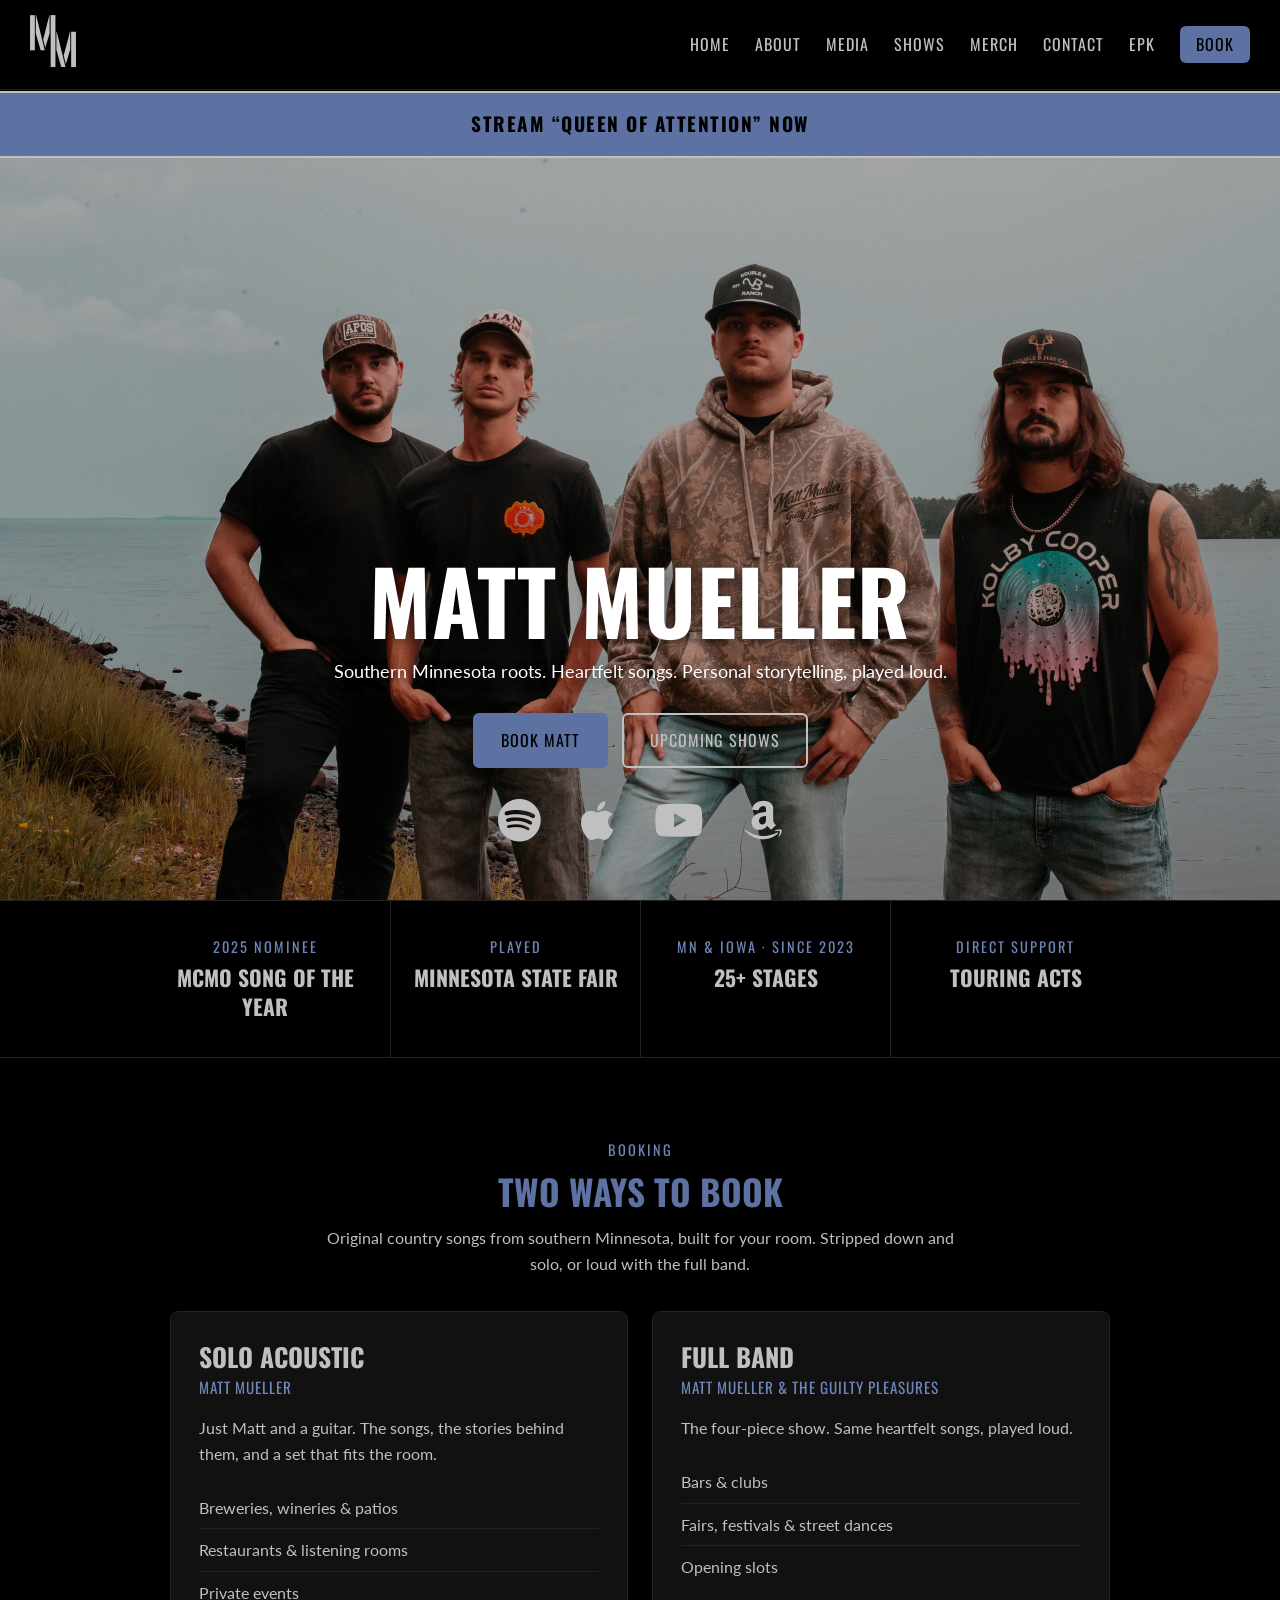
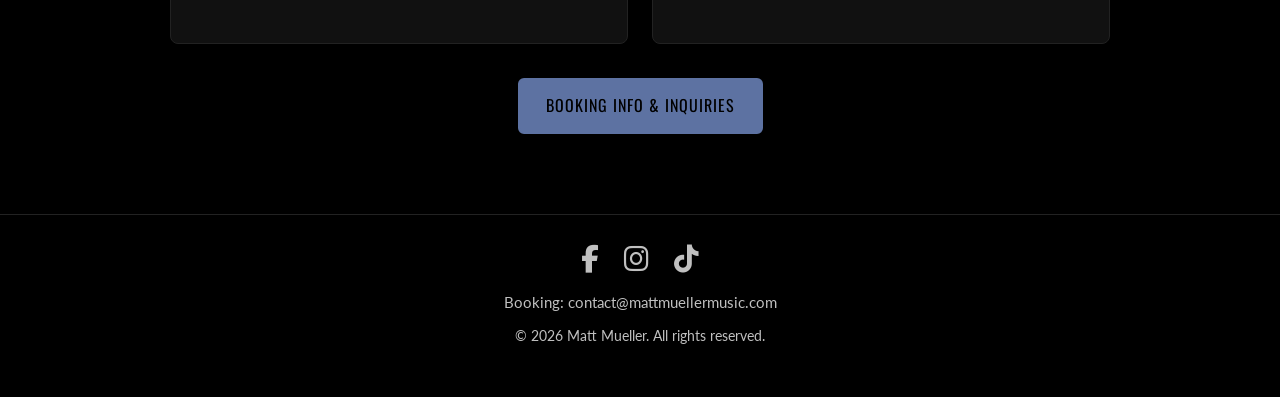
<file: index.html>
<!DOCTYPE html>
<html lang="en">
<head>
  <meta charset="UTF-8">
  <meta name="viewport" content="width=device-width, initial-scale=1.0">
  <title>Matt Mueller | Southern Minnesota Country Artist</title>
  <meta name="description" content="Matt Mueller: southern Minnesota country artist and 2025 MCMO Song of the Year nominee. Stream &quot;Queen of Attention&quot; and book Matt solo or with the Guilty Pleasures.">
  <link rel="canonical" href="https://mattmuellermusic.com/">

  <!-- Link previews -->
  <meta property="og:type" content="website">
  <meta property="og:site_name" content="Matt Mueller">
  <meta property="og:title" content="Matt Mueller | Southern Minnesota Country Artist">
  <meta property="og:description" content="Matt Mueller: southern Minnesota country artist and 2025 MCMO Song of the Year nominee. Stream &quot;Queen of Attention&quot; and book Matt solo or with the Guilty Pleasures.">
  <meta property="og:url" content="https://mattmuellermusic.com/">
  <meta property="og:image" content="https://mattmuellermusic.com/assets/og-image.jpg">
  <meta property="og:image:width" content="1200">
  <meta property="og:image:height" content="630">
  <meta name="twitter:card" content="summary_large_image">

  <!-- Favicon -->
  <link rel="icon" type="image/png" href="/assets/favicon.png">
  <link rel="shortcut icon" type="image/png" href="/assets/favicon.png">

  <!-- Google Fonts -->
  <link href="https://fonts.googleapis.com/css2?family=Lato:wght@400;700&family=Oswald:wght@400;700&display=swap" rel="stylesheet">

  <!-- Font Awesome -->
  <link
    rel="stylesheet"
    href="https://cdnjs.cloudflare.com/ajax/libs/font-awesome/6.4.2/css/all.min.css"
    crossorigin="anonymous"
  />

  <!-- Main CSS -->
  <link rel="stylesheet" href="css/style.css">

  <style>
    /* =========================
       PRE-SAVE BANNER
    ========================== */
    .presave-banner {
      width: 100%;
      background: #5D72A2;
      margin-top: 8px; /* small gap below fixed header */
      transition: all 0.25s ease;
      position: relative;
      z-index: 10;
    }

    .presave-banner a {
      display: block;
      width: 100%;
      padding: 16px 20px;

      text-align: center;
      text-decoration: none;

      font-family: 'Oswald', sans-serif;
      font-size: 1.2rem;   /* 19px bold = large text for 4.4:1 */
      font-weight: 700;
      letter-spacing: 1.5px;

      color: #000000;      /* Stage Black on Brand Blue, like ticket buttons */
      background: #5D72A2;

      border-top: 2px solid #C0C0C0;
      border-bottom: 2px solid #C0C0C0;

      transition: all 0.25s ease;
    }

    .presave-banner a:hover {
      background: #6F86B8; /* Lit Blue hover */
      color: #000000;
    }

    /* Mobile */
    @media (max-width: 768px) {
      .presave-banner {
        margin-top: 8px;
      }

      .presave-banner a {
        font-size: 1.2rem;
        padding: 14px 12px;
        line-height: 1.4;
      }
    }
  </style>
</head>

<body>

  <!-- Shared Header -->
  <div id="site-header"></div>

  <!-- Pre-Save Banner -->
  <div class="presave-banner">
    <a href="https://open.spotify.com/track/0TDPlw54nqYfXkp9iQ1o8r?si=9jCFf0a8QGuLu9W9vtpM4g&utm_source=copy-link&rowId=1f23374302731369" target="_blank" rel="noopener">
      STREAM “QUEEN OF ATTENTION” NOW
    </a>
  </div>

  <!-- Hero Section -->
  <section class="hero hero-home">
    <div class="hero-content">

      <h1 class="hero-name">Matt Mueller</h1>
      <p class="hero-tagline">Southern Minnesota roots. Heartfelt songs. Personal storytelling, played loud.</p>

      <div class="btn-row">
        <a href="/booking" class="btn">Book Matt</a>
        <a href="/shows" class="btn btn-outline">Upcoming Shows</a>
      </div>

      <p class="listen-label">Listen On</p>

      <div class="music-links">

        <!-- Spotify -->
        <a
          href="https://open.spotify.com/artist/79YZOjggALPQngm5TV6dii"
          target="_blank"
          class="spotify-link"
          aria-label="Listen on Spotify"
        >
          <i class="fab fa-spotify"></i>
        </a>

        <!-- Apple Music -->
        <a
          href="https://music.apple.com/artist/matt-mueller/1788445729"
          target="_blank"
          class="apple-link"
          aria-label="Listen on Apple Music"
        >
          <i class="fab fa-apple"></i>
        </a>

        <!-- YouTube Music -->
        <a
          href="https://youtube.com/@mattmuellermusic?si=ACuVI2WHDuyewpUD"
          target="_blank"
          class="youtube-link"
          aria-label="Listen on YouTube Music"
        >
          <i class="fab fa-youtube"></i>
        </a>

        <!-- Amazon Music -->
        <a
          href="https://music.amazon.com/artists/B07Q57PZ4Q/matt-mueller"
          target="_blank"
          class="amazon-link"
          aria-label="Listen on Amazon Music"
        >
          <i class="fab fa-amazon"></i>
        </a>

      </div>
    </div>
  </section>

  <!-- Highlights -->
  <section class="highlights" aria-label="Highlights">
    <div class="highlights-inner">
      <div class="highlight">
        <span class="eyebrow">2025 Nominee</span>
        <span class="highlight-title">MCMO Song of the Year</span>
      </div>
      <div class="highlight">
        <span class="eyebrow">Played</span>
        <span class="highlight-title">Minnesota State Fair</span>
      </div>
      <div class="highlight">
        <span class="eyebrow">MN &amp; Iowa · Since 2023</span>
        <span class="highlight-title">25+ Stages</span>
      </div>
      <div class="highlight">
        <span class="eyebrow">Direct Support</span>
        <span class="highlight-title">Touring Acts</span>
      </div>
    </div>
  </section>

  <!-- Book the Show -->
  <section class="section section-center">
    <span class="eyebrow">Booking</span>
    <h2>Two Ways to Book</h2>
    <p class="section-intro">Original country songs from southern Minnesota, built for your room. Stripped down and solo, or loud with the full band.</p>

    <div class="format-grid">
      <div class="format-card">
        <h3>Solo Acoustic</h3>
        <p class="billing">Matt Mueller</p>
        <p>Just Matt and a guitar. The songs, the stories behind them, and a set that fits the room.</p>
        <ul>
          <li>Breweries, wineries &amp; patios</li>
          <li>Restaurants &amp; listening rooms</li>
          <li>Private events</li>
        </ul>
      </div>
      <div class="format-card">
        <h3>Full Band</h3>
        <p class="billing">Matt Mueller &amp; the Guilty Pleasures</p>
        <p>The four-piece show. Same heartfelt songs, played loud.</p>
        <ul>
          <li>Bars &amp; clubs</li>
          <li>Fairs, festivals &amp; street dances</li>
          <li>Opening slots</li>
        </ul>
      </div>
    </div>

    <a href="/booking" class="btn">Booking Info &amp; Inquiries</a>
  </section>

  <!-- Shared Footer -->
  <div id="site-footer"></div>

  <!-- Main JS -->
  <script src="js/main.js"></script>

</body>
</html>
</file>
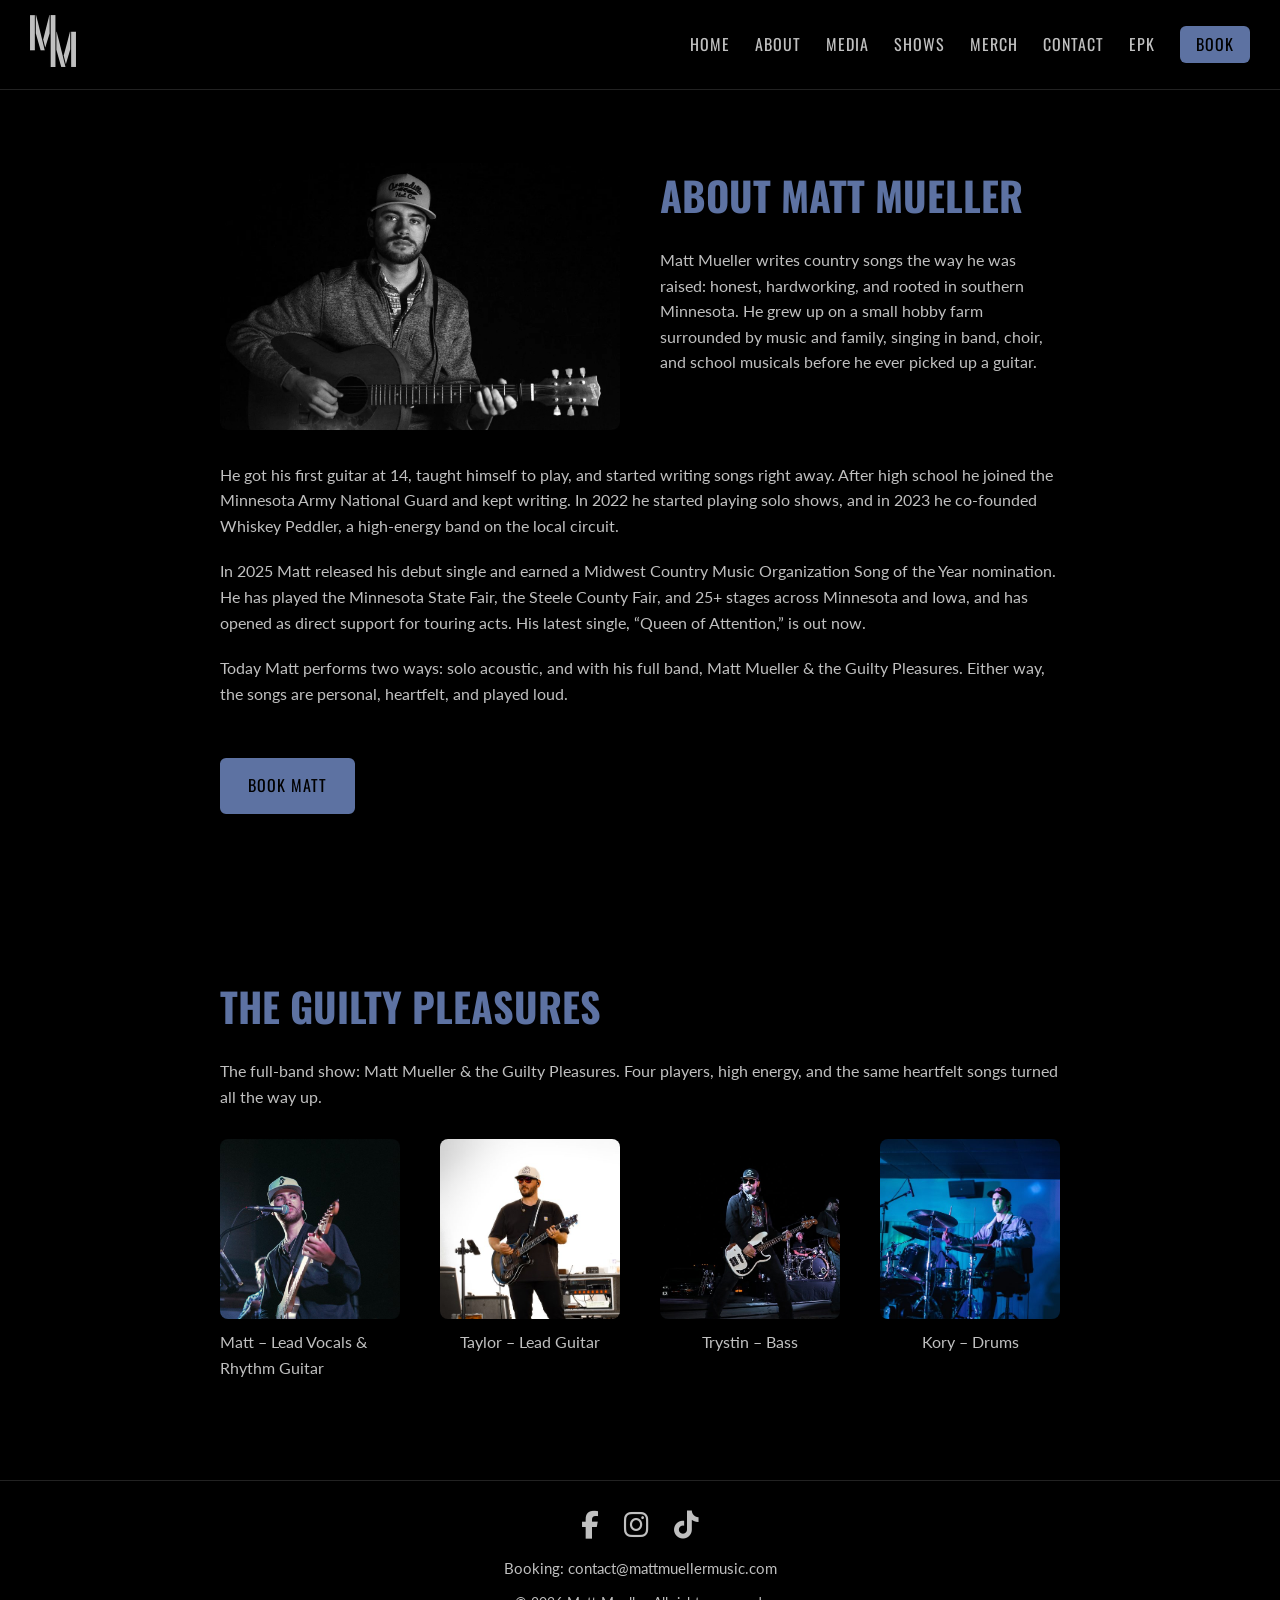
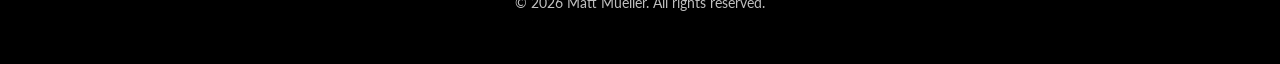
<file: about/index.html>
<!DOCTYPE html>
<html lang="en">
<head>
  <meta charset="UTF-8">
  <meta name="viewport" content="width=device-width, initial-scale=1.0">
  <title>Matt Mueller | About</title>
  <meta name="description" content="Meet Matt Mueller, a country songwriter from southern Minnesota, and his band, the Guilty Pleasures.">
  <link rel="canonical" href="https://mattmuellermusic.com/about/">

  <!-- Link previews -->
  <meta property="og:type" content="website">
  <meta property="og:site_name" content="Matt Mueller">
  <meta property="og:title" content="Matt Mueller | About">
  <meta property="og:description" content="Meet Matt Mueller, a country songwriter from southern Minnesota, and his band, the Guilty Pleasures.">
  <meta property="og:url" content="https://mattmuellermusic.com/about/">
  <meta property="og:image" content="https://mattmuellermusic.com/assets/og-image.jpg">
  <meta property="og:image:width" content="1200">
  <meta property="og:image:height" content="630">
  <meta name="twitter:card" content="summary_large_image">

  <!-- Favicon -->
  <link rel="icon" type="image/png" href="/assets/favicon.png">
  <link rel="shortcut icon" type="image/png" href="/assets/favicon.png">

  <!-- Fonts -->
  <link href="https://fonts.googleapis.com/css2?family=Lato:wght@400;700&family=Oswald:wght@400;700&display=swap" rel="stylesheet">

  <!-- Icons -->
  <link
    rel="stylesheet"
    href="https://cdnjs.cloudflare.com/ajax/libs/font-awesome/6.4.2/css/all.min.css"
    crossorigin="anonymous"
  />

  <!-- Site Styles -->
  <link rel="stylesheet" href="/css/style.css">
</head>
<body>

  <!-- Shared Header -->
  <div id="site-header"></div>

<!-- Page Content -->
  <section class="page-content about-section">
    <div class="about-portrait">
      <img src="/assets/matt-portrait-bw.jpg" alt="Black and white portrait of Matt Mueller holding an acoustic guitar">
    </div>
    <div class="about-text">
      <h1>About Matt Mueller</h1>
      <p>Matt Mueller writes country songs the way he was raised: honest, hardworking, and rooted in southern Minnesota. He grew up on a small hobby farm surrounded by music and family, singing in band, choir, and school musicals before he ever picked up a guitar.</p>
    </div>
    <div class="about-more">
      <p>He got his first guitar at 14, taught himself to play, and started writing songs right away. After high school he joined the Minnesota Army National Guard and kept writing. In 2022 he started playing solo shows, and in 2023 he co-founded Whiskey Peddler, a high-energy band on the local circuit.</p>
      <p>In 2025 Matt released his debut single and earned a Midwest Country Music Organization Song of the Year nomination. He has played the Minnesota State Fair, the Steele County Fair, and 25+ stages across Minnesota and Iowa, and has opened as direct support for touring acts. His latest single, &ldquo;Queen of Attention,&rdquo; is out now.</p>
      <p>Today Matt performs two ways: solo acoustic, and with his full band, Matt Mueller &amp; the Guilty Pleasures. Either way, the songs are personal, heartfelt, and played loud.</p>
    </div>
    <div class="about-cta">
      <a href="/booking" class="btn">Book Matt</a>
    </div>
  </section>

  <!-- Meet the Band Section -->
  <section class="band-members">
    <h2>The Guilty Pleasures</h2>
    <p>The full-band show: Matt Mueller &amp; the Guilty Pleasures. Four players, high energy, and the same heartfelt songs turned all the way up.</p>

    <div class="band-grid">
      <div class="band-member">
        <img src="/assets/bandmatt-2.jpg" alt="Matt Mueller">
        <p>Matt – Lead Vocals & Rhythm Guitar</p>
      </div>

      <div class="band-member">
        <img src="/assets/bandtaylor.jpg" alt="Taylor">
        <p>Taylor – Lead Guitar</p>
      </div>

      <div class="band-member">
        <img src="/assets/bandtrystin2.jpg" alt="Trystin">
        <p>Trystin – Bass</p>
      </div>

      <div class="band-member">
        <img src="/assets/bandkory.jpg" alt="Kory">
        <p>Kory – Drums</p>
      </div>
    </div>
  </section>

  <!-- Shared Footer -->
  <div id="site-footer"></div>

  <!-- Site Scripts -->
  <script src="/js/main.js"></script>

</body>
</html>
</file>
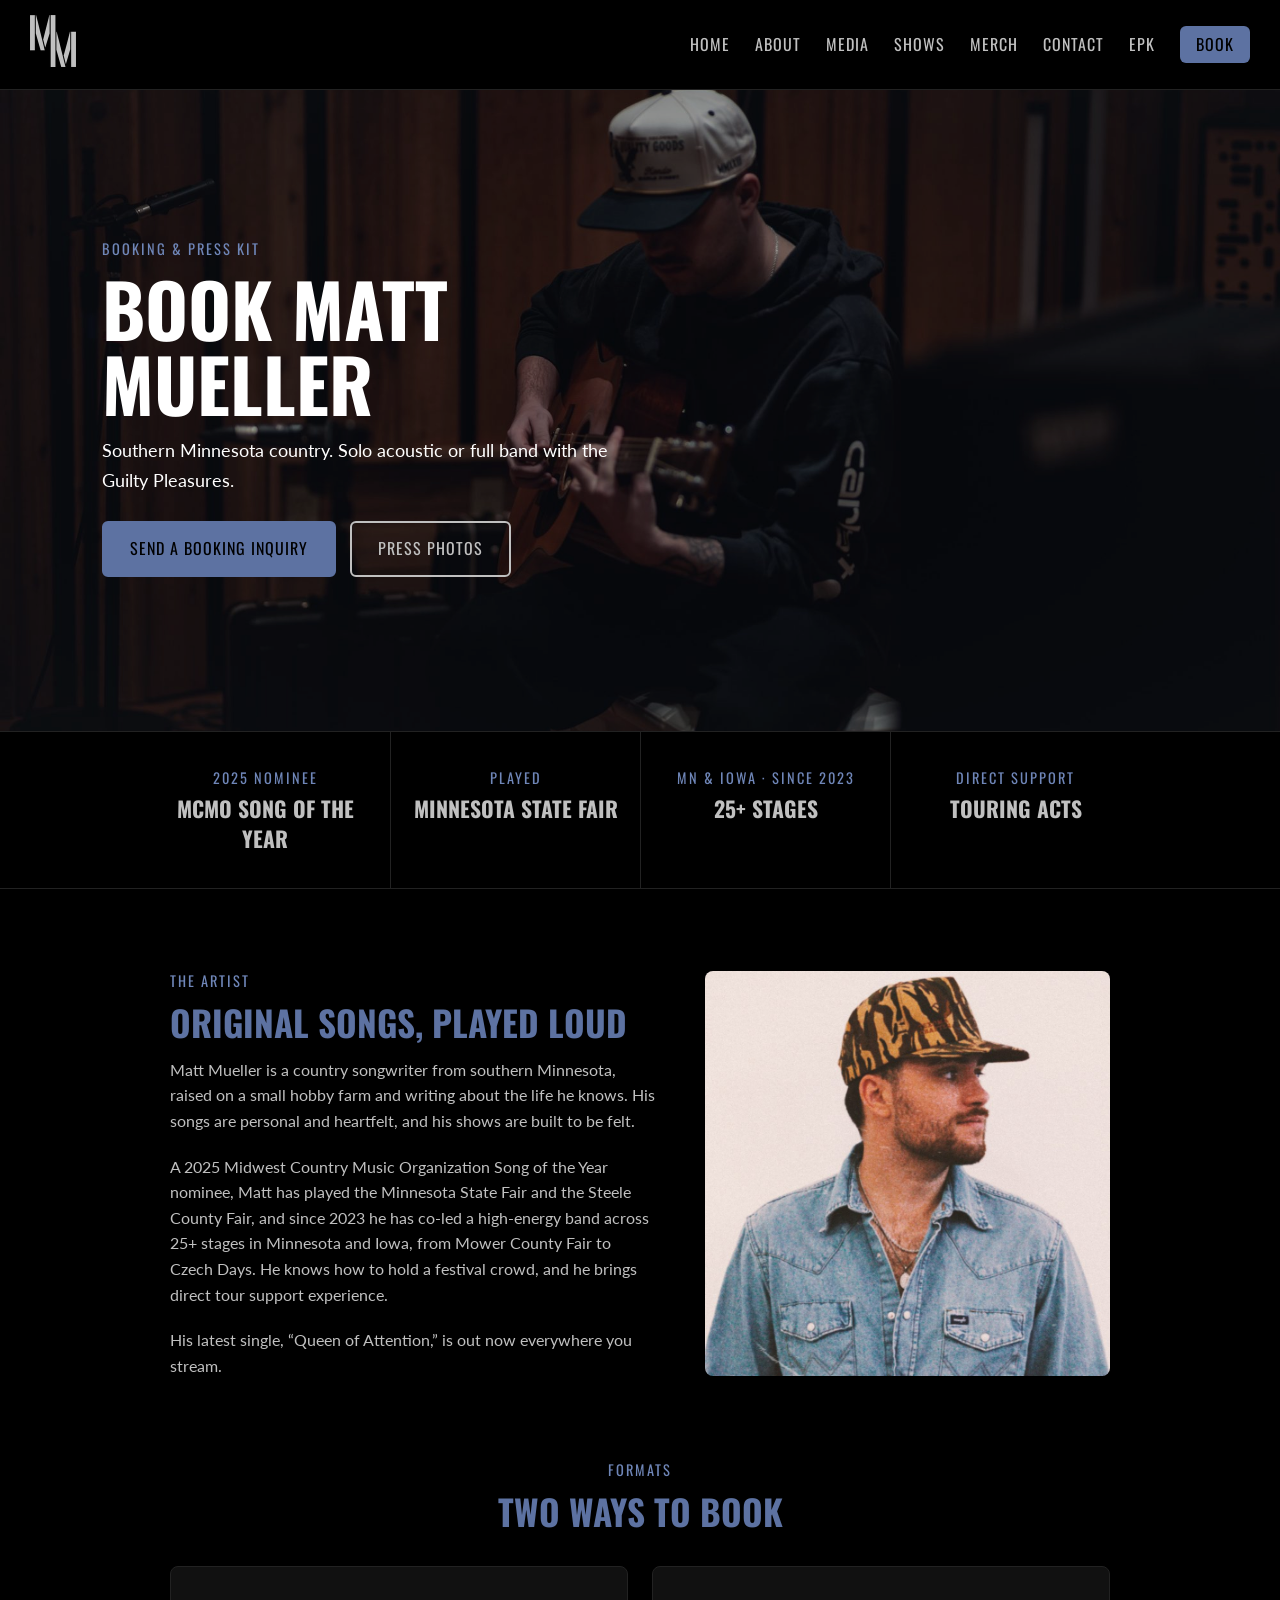
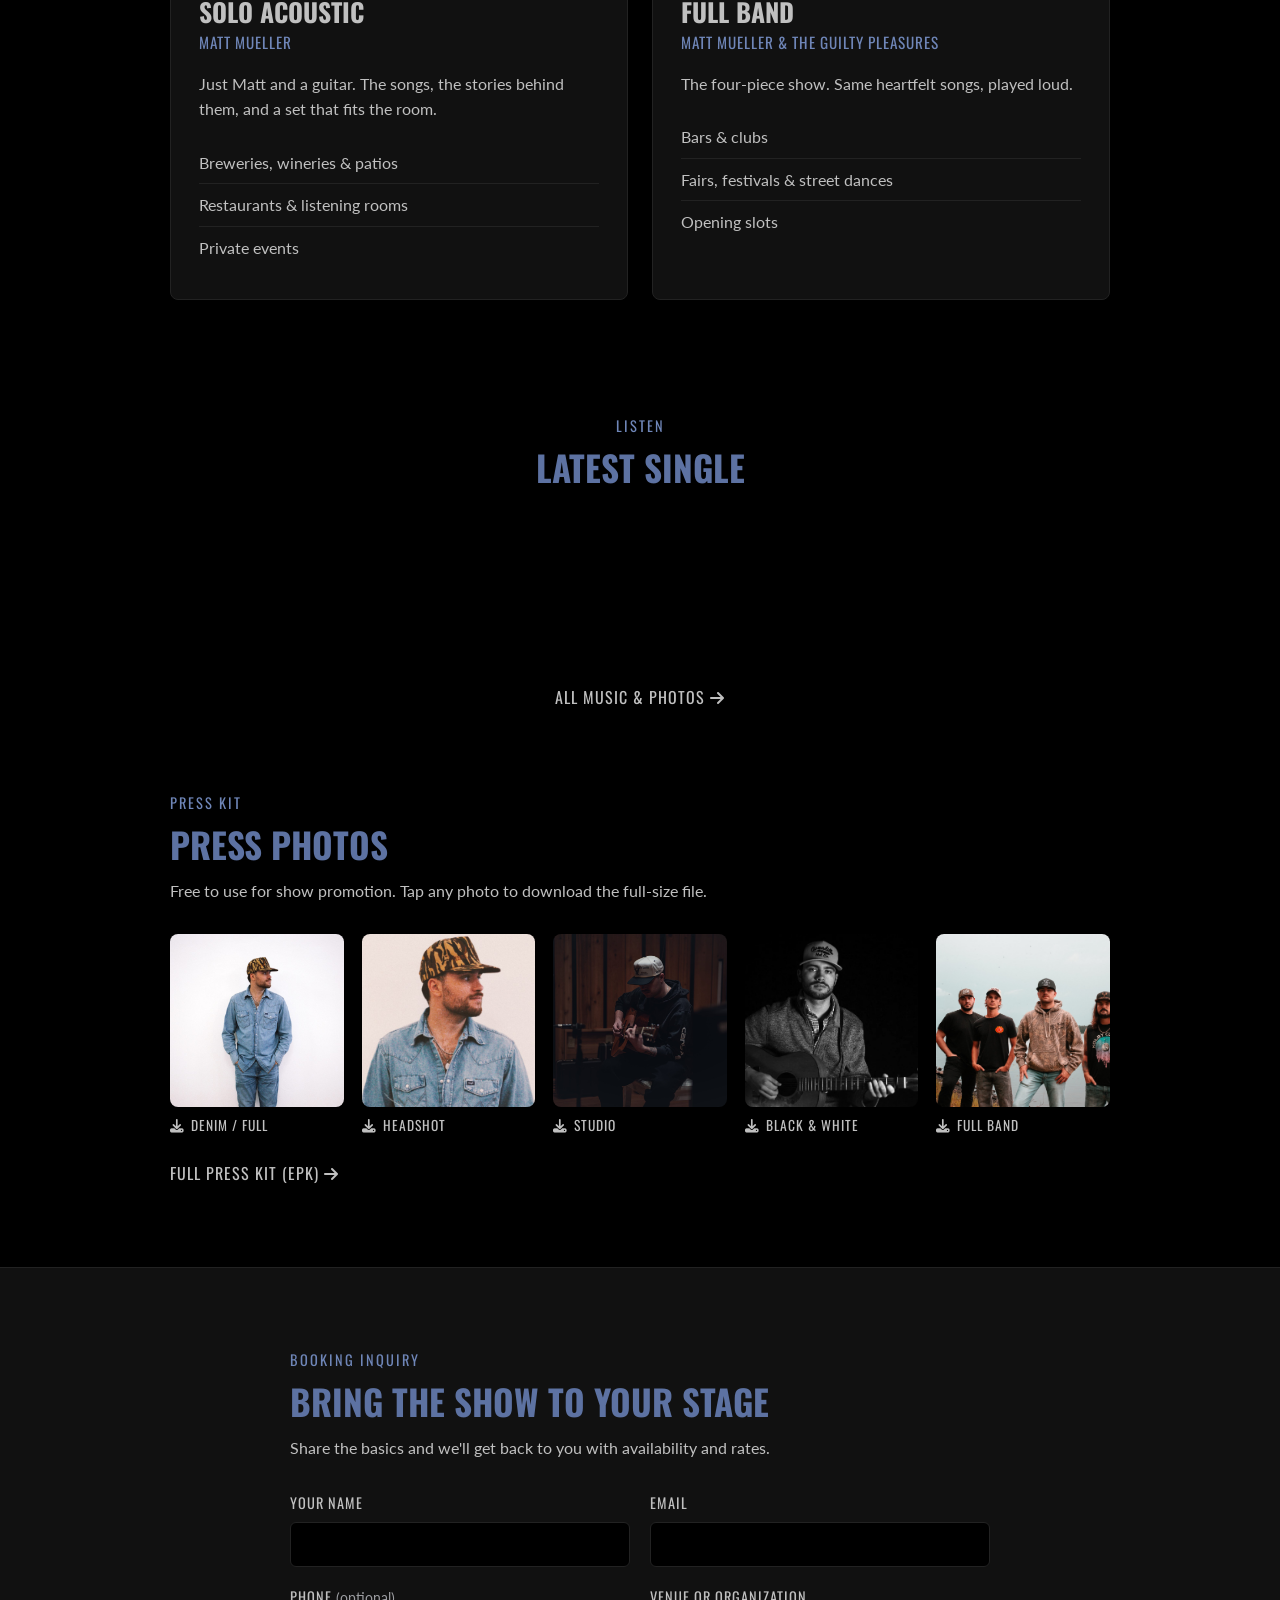
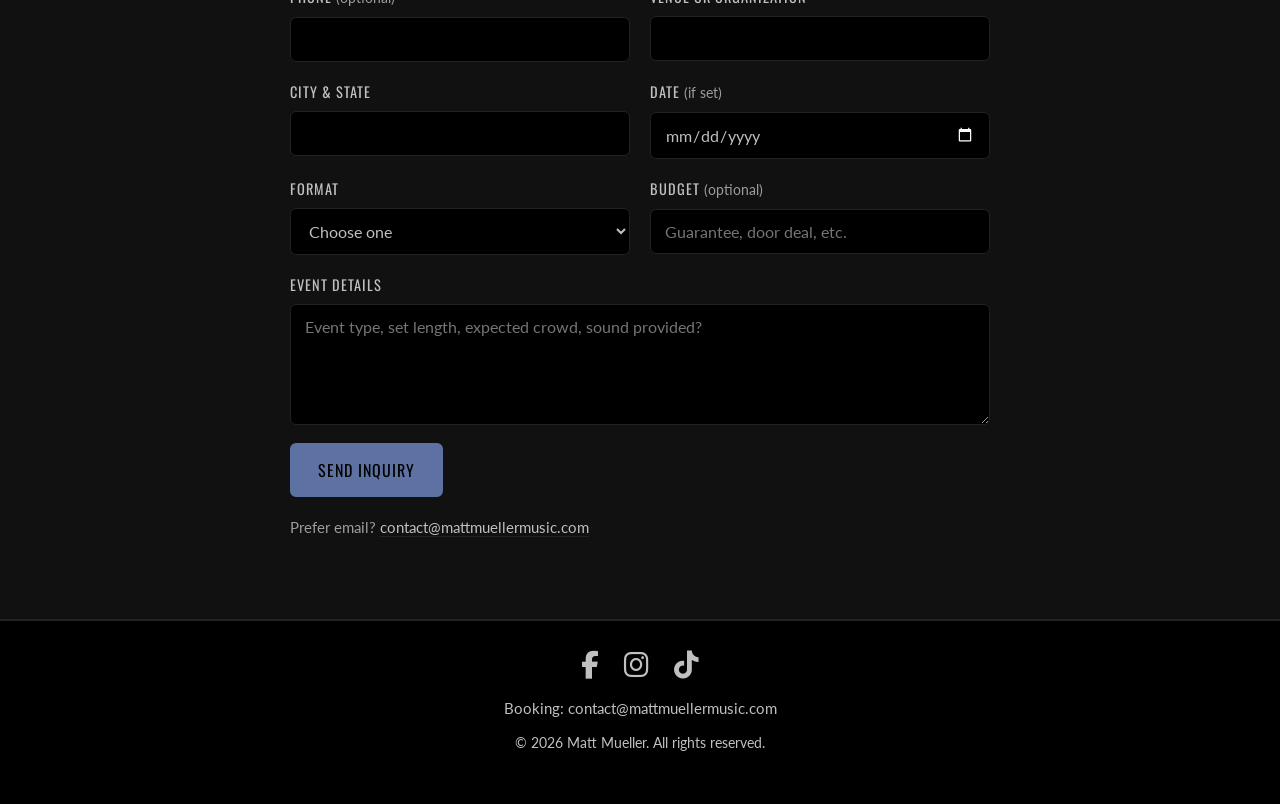
<file: booking/index.html>
<!DOCTYPE html>
<html lang="en">
<head>
  <meta charset="UTF-8">
  <meta name="viewport" content="width=device-width, initial-scale=1.0">
  <title>Book Matt Mueller | Booking &amp; Press Kit</title>
  <meta name="description" content="Book Matt Mueller for your venue, fair, or event. Solo acoustic or full band with the Guilty Pleasures. Minnesota State Fair, 25+ stages across MN and Iowa, and direct tour support.">
  <link rel="canonical" href="https://mattmuellermusic.com/booking/">

  <!-- Link previews -->
  <meta property="og:type" content="website">
  <meta property="og:site_name" content="Matt Mueller">
  <meta property="og:title" content="Book Matt Mueller | Booking &amp; Press Kit">
  <meta property="og:description" content="Book Matt Mueller for your venue, fair, or event. Solo acoustic or full band with the Guilty Pleasures. Minnesota State Fair, 25+ stages across MN and Iowa, and direct tour support.">
  <meta property="og:url" content="https://mattmuellermusic.com/booking/">
  <meta property="og:image" content="https://mattmuellermusic.com/assets/og-image.jpg">
  <meta property="og:image:width" content="1200">
  <meta property="og:image:height" content="630">
  <meta name="twitter:card" content="summary_large_image">

  <!-- Favicon -->
  <link rel="icon" type="image/png" href="/assets/favicon.png">
  <link rel="shortcut icon" type="image/png" href="/assets/favicon.png">

  <!-- Fonts -->
  <link href="https://fonts.googleapis.com/css2?family=Lato:wght@400;700&family=Oswald:wght@400;700&display=swap" rel="stylesheet">

  <!-- Icons -->
  <link
    rel="stylesheet"
    href="https://cdnjs.cloudflare.com/ajax/libs/font-awesome/6.4.2/css/all.min.css"
    crossorigin="anonymous"
  />

  <!-- Site Styles -->
  <link rel="stylesheet" href="/css/style.css">
</head>
<body>

  <!-- Shared Header -->
  <div id="site-header"></div>

  <!-- Booking Hero -->
  <section class="hero hero-booking">
    <div class="hero-content">
      <span class="eyebrow">Booking &amp; Press Kit</span>
      <h1>Book Matt Mueller</h1>
      <p class="hero-tagline">Southern Minnesota country. Solo acoustic or full band with the Guilty Pleasures.</p>
      <div class="btn-row">
        <a href="#inquiry" class="btn">Send a Booking Inquiry</a>
        <a href="#press" class="btn btn-outline">Press Photos</a>
      </div>
    </div>
  </section>

  <!-- Highlights -->
  <section class="highlights" aria-label="Highlights">
    <div class="highlights-inner">
      <div class="highlight">
        <span class="eyebrow">2025 Nominee</span>
        <span class="highlight-title">MCMO Song of the Year</span>
      </div>
      <div class="highlight">
        <span class="eyebrow">Played</span>
        <span class="highlight-title">Minnesota State Fair</span>
      </div>
      <div class="highlight">
        <span class="eyebrow">MN &amp; Iowa · Since 2023</span>
        <span class="highlight-title">25+ Stages</span>
      </div>
      <div class="highlight">
        <span class="eyebrow">Direct Support</span>
        <span class="highlight-title">Touring Acts</span>
      </div>
    </div>
  </section>

  <!-- The Pitch -->
  <section class="section">
    <div class="pitch">
      <div>
        <span class="eyebrow">The Artist</span>
        <h2>Original Songs, Played Loud</h2>
        <p>Matt Mueller is a country songwriter from southern Minnesota, raised on a small hobby farm and writing about the life he knows. His songs are personal and heartfelt, and his shows are built to be felt.</p>
        <p>A 2025 Midwest Country Music Organization Song of the Year nominee, Matt has played the Minnesota State Fair and the Steele County Fair, and since 2023 he has co-led a high-energy band across 25+ stages in Minnesota and Iowa, from Mower County Fair to Czech Days. He knows how to hold a festival crowd, and he brings direct tour support experience.</p>
        <p>His latest single, &ldquo;Queen of Attention,&rdquo; is out now everywhere you stream.</p>
      </div>
      <img src="/assets/matt-headshot.jpg" alt="Matt Mueller in a denim western shirt and camo cap" loading="lazy">
    </div>
  </section>

  <!-- Formats -->
  <section class="section section-center" style="padding-top: 0;">
    <span class="eyebrow">Formats</span>
    <h2>Two Ways to Book</h2>

    <div class="format-grid">
      <div class="format-card">
        <h3>Solo Acoustic</h3>
        <p class="billing">Matt Mueller</p>
        <p>Just Matt and a guitar. The songs, the stories behind them, and a set that fits the room.</p>
        <ul>
          <li>Breweries, wineries &amp; patios</li>
          <li>Restaurants &amp; listening rooms</li>
          <li>Private events</li>
        </ul>
      </div>
      <div class="format-card">
        <h3>Full Band</h3>
        <p class="billing">Matt Mueller &amp; the Guilty Pleasures</p>
        <p>The four-piece show. Same heartfelt songs, played loud.</p>
        <ul>
          <li>Bars &amp; clubs</li>
          <li>Fairs, festivals &amp; street dances</li>
          <li>Opening slots</li>
        </ul>
      </div>
    </div>
  </section>

  <!-- Listen -->
  <section class="section section-center" style="padding-top: 0;">
    <span class="eyebrow">Listen</span>
    <h2>Latest Single</h2>
    <div class="single-embed">
      <iframe
        src="https://open.spotify.com/embed/track/0TDPlw54nqYfXkp9iQ1o8r?utm_source=generator&amp;theme=0"
        title="Queen of Attention by Matt Mueller on Spotify"
        allow="autoplay; clipboard-write; encrypted-media; fullscreen; picture-in-picture"
        loading="lazy">
      </iframe>
    </div>
    <a class="text-link" href="/media">All Music &amp; Photos <i class="fas fa-arrow-right"></i></a>
  </section>

  <!-- Press Photos -->
  <section class="section" id="press" style="padding-top: 0;">
    <span class="eyebrow">Press Kit</span>
    <h2>Press Photos</h2>
    <p class="section-intro">Free to use for show promotion. Tap any photo to download the full-size file.</p>

    <div class="press-grid">
      <a class="press-item" href="/assets/press/matt-mueller-press-denim.jpg" download>
        <div class="press-img"><img src="/assets/matt-denim.jpg" alt="Matt Mueller standing against a white wall" loading="lazy"></div>
        <span><i class="fas fa-download"></i>Denim / Full</span>
      </a>
      <a class="press-item" href="/assets/press/matt-mueller-press-headshot.jpg" download>
        <div class="press-img"><img src="/assets/matt-headshot.jpg" alt="Matt Mueller headshot" loading="lazy"></div>
        <span><i class="fas fa-download"></i>Headshot</span>
      </a>
      <a class="press-item" href="/assets/press/matt-mueller-press-studio.jpg" download>
        <div class="press-img"><img src="/assets/booking-hero.jpg" alt="Matt Mueller playing acoustic guitar in the studio" loading="lazy"></div>
        <span><i class="fas fa-download"></i>Studio</span>
      </a>
      <a class="press-item" href="/assets/press/matt-mueller-press-bw.jpg" download>
        <div class="press-img"><img src="/assets/matt-portrait-bw.jpg" alt="Black and white portrait of Matt Mueller with guitar" loading="lazy"></div>
        <span><i class="fas fa-download"></i>Black &amp; White</span>
      </a>
      <a class="press-item" href="/assets/press/matt-mueller-and-the-guilty-pleasures.jpg" download>
        <div class="press-img"><img src="/assets/MMATGP.jpg" alt="Matt Mueller and the Guilty Pleasures by a lake" loading="lazy"></div>
        <span><i class="fas fa-download"></i>Full Band</span>
      </a>
    </div>
    <a class="text-link" href="/epk" style="display:inline-block;margin-top:24px;">Full Press Kit (EPK) <i class="fas fa-arrow-right"></i></a>
  </section>

  <!-- Booking Inquiry -->
  <section class="booking-form-section" id="inquiry">
    <div class="section">
      <span class="eyebrow">Booking Inquiry</span>
      <h2>Bring the Show to Your Stage</h2>
      <p class="section-intro">Share the basics and we'll get back to you with availability and rates.</p>

      <form class="booking-form" id="booking-form" novalidate>
        <!-- StaticForms -->
        <input type="hidden" name="accessKey" value="sf_c1h9aam4hm7lgg5715g0i4i2">
        <input type="hidden" name="captcha" value="false">
        <input type="hidden" name="subject" value="Booking inquiry: mattmuellermusic.com">
        <input type="hidden" name="replyTo" value="">
        <input type="hidden" name="message" value="">
        <input type="text" name="honeypot" style="display:none" tabindex="-1" autocomplete="off">

        <label>
          Your Name
          <input type="text" name="name" autocomplete="name" required>
        </label>

        <label>
          Email
          <input type="email" name="email" autocomplete="email" required>
        </label>

        <label>
          <span>Phone <span class="optional">(optional)</span></span>
          <input type="tel" data-field="Phone" autocomplete="tel">
        </label>

        <label>
          Venue or Organization
          <input type="text" data-field="Venue / Organization" required>
        </label>

        <label>
          City &amp; State
          <input type="text" data-field="City / State" required>
        </label>

        <label>
          <span>Date <span class="optional">(if set)</span></span>
          <input type="date" data-field="Date">
        </label>

        <label>
          Format
          <select data-field="Format" required>
            <option value="">Choose one</option>
            <option>Solo acoustic (Matt Mueller)</option>
            <option>Full band (Matt Mueller &amp; the Guilty Pleasures)</option>
            <option>Not sure yet</option>
          </select>
        </label>

        <label>
          <span>Budget <span class="optional">(optional)</span></span>
          <input type="text" data-field="Budget" placeholder="Guarantee, door deal, etc.">
        </label>

        <label class="full">
          Event Details
          <textarea data-field="Details" rows="5" placeholder="Event type, set length, expected crowd, sound provided?"></textarea>
        </label>

        <button type="submit" class="btn full">Send Inquiry</button>
      </form>

      <div class="form-success" id="booking-success" role="status">
        <h3>Inquiry Sent</h3>
        <p>Thanks for reaching out. We'll be in touch soon with availability.</p>
      </div>

      <p class="form-note">Prefer email? <a href="mailto:contact@mattmuellermusic.com">contact@mattmuellermusic.com</a></p>
    </div>
  </section>

  <!-- Shared Footer -->
  <div id="site-footer"></div>

  <!-- Site JS -->
  <script src="/js/main.js"></script>

</body>
</html>
</file>
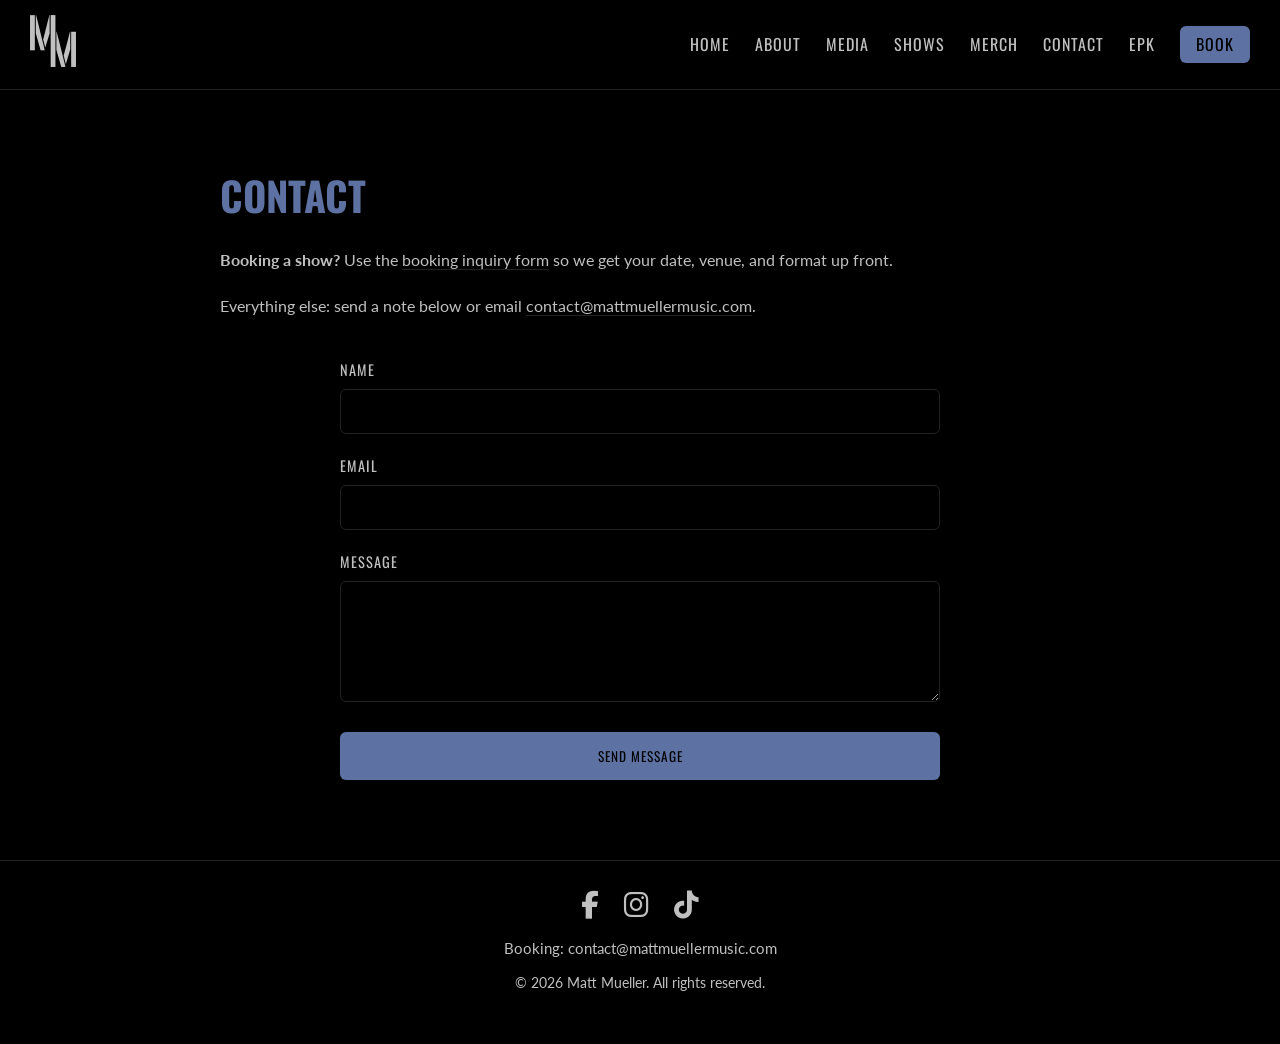
<file: contact/index.html>
<!DOCTYPE html>
<html lang="en">
<head>
  <meta charset="UTF-8">
  <meta name="viewport" content="width=device-width, initial-scale=1.0">
  <title>Matt Mueller | Contact</title>
  <meta name="description" content="Contact Matt Mueller. For booking, use the booking inquiry form or email contact@mattmuellermusic.com.">
  <link rel="canonical" href="https://mattmuellermusic.com/contact/">

  <!-- Link previews -->
  <meta property="og:type" content="website">
  <meta property="og:site_name" content="Matt Mueller">
  <meta property="og:title" content="Matt Mueller | Contact">
  <meta property="og:description" content="Contact Matt Mueller. For booking, use the booking inquiry form or email contact@mattmuellermusic.com.">
  <meta property="og:url" content="https://mattmuellermusic.com/contact/">
  <meta property="og:image" content="https://mattmuellermusic.com/assets/og-image.jpg">
  <meta property="og:image:width" content="1200">
  <meta property="og:image:height" content="630">
  <meta name="twitter:card" content="summary_large_image">

  <!-- Favicon -->
  <link rel="icon" type="image/png" href="/assets/favicon.png">
  <link rel="shortcut icon" type="image/png" href="/assets/favicon.png">

  <!-- Fonts -->
  <link href="https://fonts.googleapis.com/css2?family=Lato:wght@400;700&family=Oswald:wght@400;700&display=swap" rel="stylesheet">

  <!-- Icons -->
  <link
    rel="stylesheet"
    href="https://cdnjs.cloudflare.com/ajax/libs/font-awesome/6.4.2/css/all.min.css"
    crossorigin="anonymous"
  />

  <!-- Site Styles -->
  <link rel="stylesheet" href="/css/style.css">

  <style>
    /* Thank you message styling */
    #thank-you-message {
      display: none;
      text-align: center;
      margin-top: 40px;
      font-family: 'Oswald', sans-serif;
      font-size: 1.8rem;
      text-transform: uppercase;
      color: #5D72A2;
    }

  </style>
</head>
<body>

  <!-- Shared Header -->
  <div id="site-header"></div>

  <!-- Page Content -->
  <section class="page-content">
    <h1>Contact</h1>
    <p class="contact-email"><strong>Booking a show?</strong> Use the <a href="/booking">booking inquiry form</a> so we get your date, venue, and format up front.</p>
    <p class="contact-email">Everything else: send a note below or email <a href="mailto:contact@mattmuellermusic.com">contact@mattmuellermusic.com</a>.</p>

    <form id="contact-form">
      <!-- StaticForms API Key -->
      <input type="hidden" name="accessKey" value="sf_c1h9aam4hm7lgg5715g0i4i2">

      <!-- Disable captcha -->
      <input type="hidden" name="captcha" value="false">
      <input type="hidden" name="subject" value="New message: mattmuellermusic.com">

      <!-- Honeypot spam protection -->
      <input type="text" name="honeypot" style="display:none">

      <label>
        Name
        <input type="text" name="name" required>
      </label>

      <label>
        Email
        <input type="email" name="email" required>
      </label>

      <label>
        Message
        <textarea name="message" rows="5" required></textarea>
      </label>

      <button type="submit">Send Message</button>
    </form>

    <!-- Thank you message -->
    <div id="thank-you-message">
      <p>Thank you for your message! We'll be in touch soon.</p>
    </div>
  </section>

  <!-- Shared Footer -->
  <div id="site-footer"></div>

  <!-- Site Scripts -->
  <script src="/js/main.js"></script>

  <!-- Contact Form Script -->
  <script>
    const form = document.getElementById('contact-form');
    const thankYou = document.getElementById('thank-you-message');

    form.addEventListener('submit', function(e) {
      e.preventDefault();

      const formData = new FormData(form);

      fetch('https://api.staticforms.xyz/submit', {
        method: 'POST',
        body: formData
      })
      .then(res => res.json())
      .then(data => {
        if (data && data.success === false) throw new Error(data.message || 'Submit failed');
        // Hide form
        form.style.display = 'none';
        // Show thank you
        thankYou.style.display = 'block';
      })
      .catch(err => {
        console.error('Form submission error:', err);
        alert('Something went wrong. Please try again.');
      });
    });
  </script>

</body>
</html>
</file>
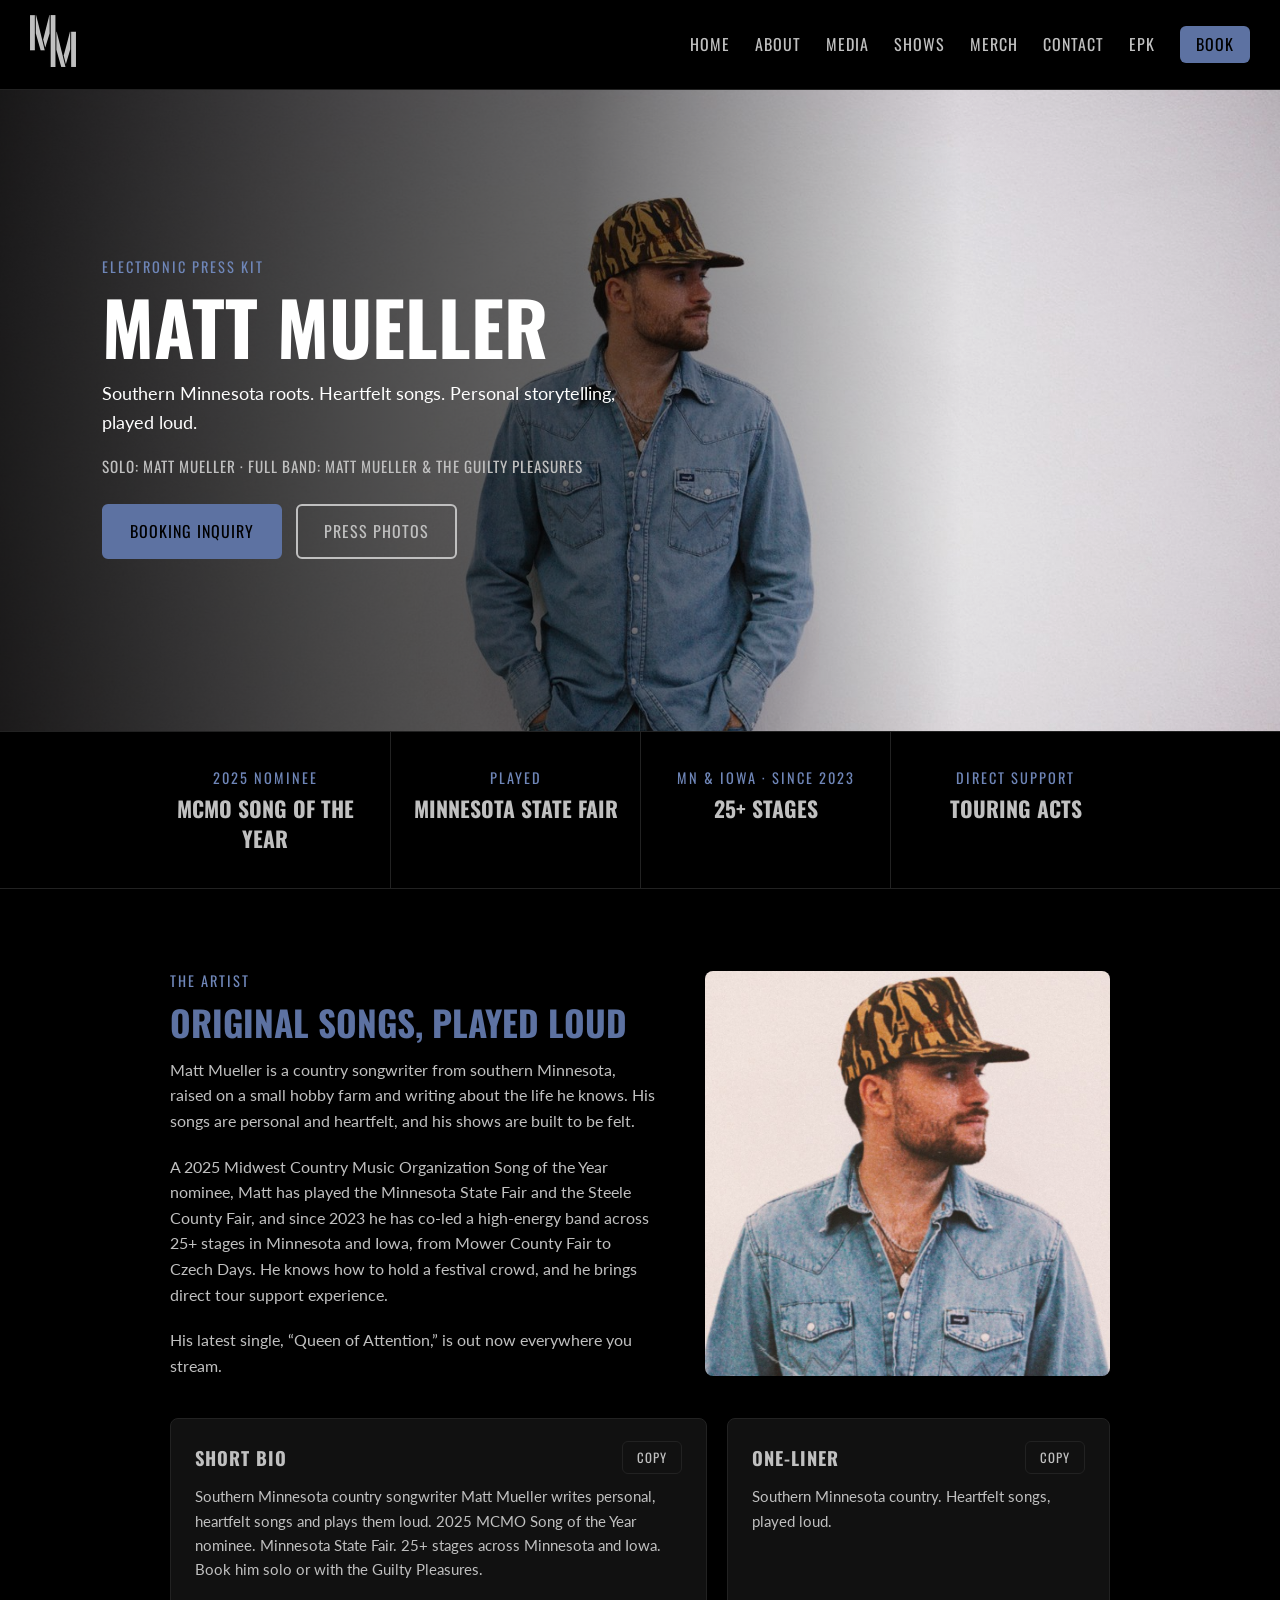
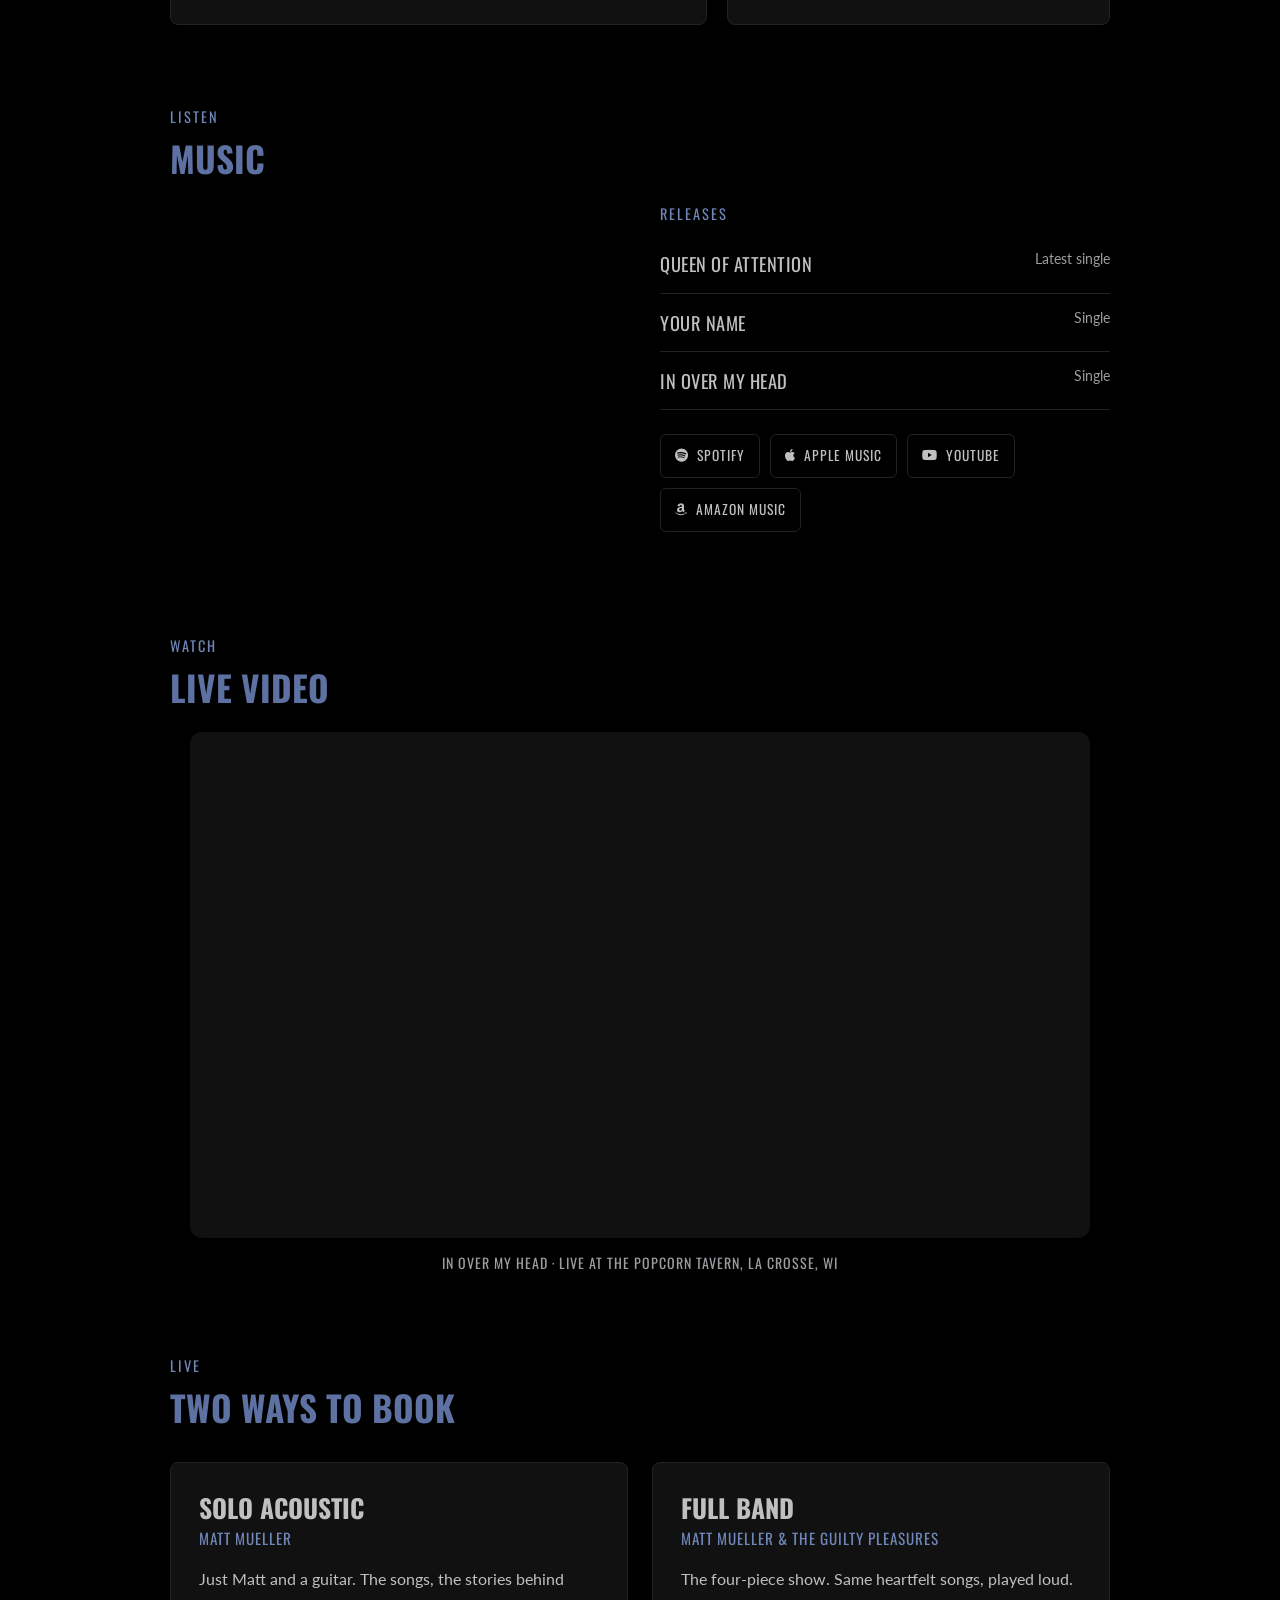
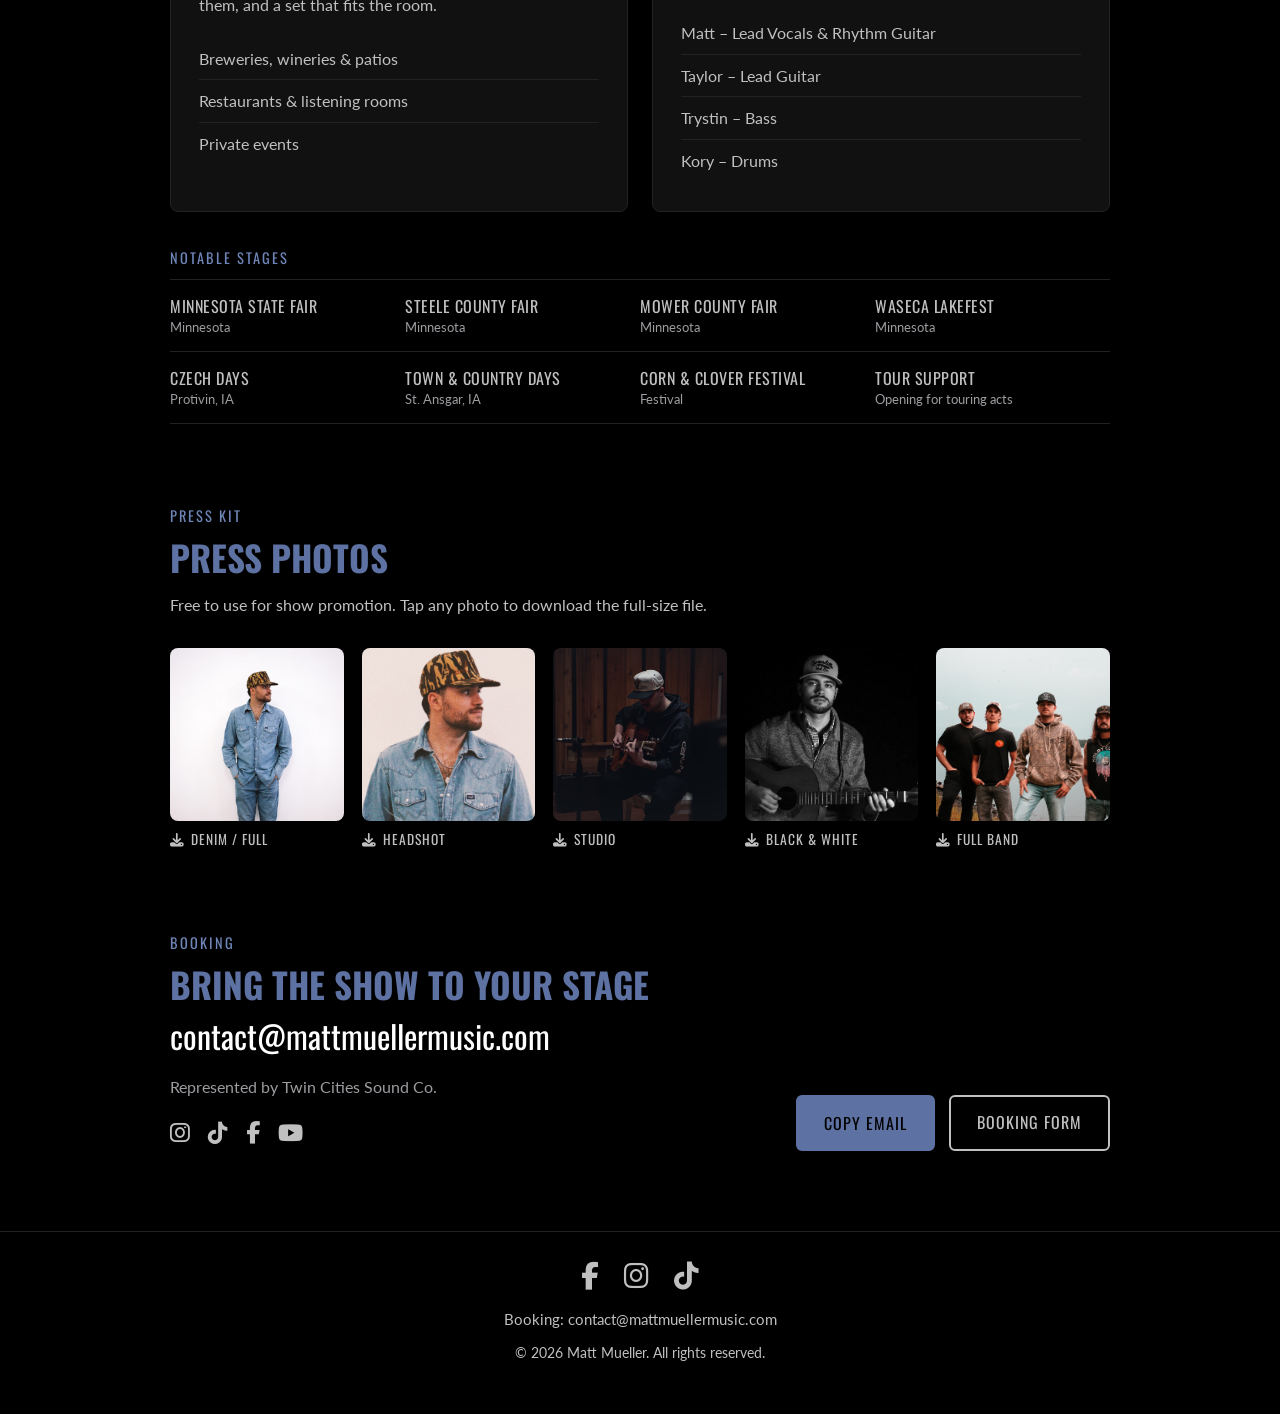
<file: epk/index.html>
<!DOCTYPE html>
<html lang="en">
<head>
  <meta charset="UTF-8">
  <meta name="viewport" content="width=device-width, initial-scale=1.0">
  <title>Matt Mueller EPK | Electronic Press Kit</title>
  <meta name="description" content="Matt Mueller electronic press kit. Southern Minnesota country. Bio, music, live formats, notable stages, press photos and booking contact. Solo or full band with the Guilty Pleasures.">
  <link rel="canonical" href="https://mattmuellermusic.com/epk/">

  <!-- Link previews -->
  <meta property="og:type" content="website">
  <meta property="og:site_name" content="Matt Mueller">
  <meta property="og:title" content="Matt Mueller EPK | Electronic Press Kit">
  <meta property="og:description" content="Bio, music, live formats, notable stages, press photos and booking contact for Matt Mueller and Matt Mueller &amp; the Guilty Pleasures.">
  <meta property="og:url" content="https://mattmuellermusic.com/epk/">
  <meta property="og:image" content="https://mattmuellermusic.com/assets/og-image.jpg">
  <meta property="og:image:width" content="1200">
  <meta property="og:image:height" content="630">
  <meta name="twitter:card" content="summary_large_image">

  <!-- Favicon -->
  <link rel="icon" type="image/png" href="/assets/favicon.png">
  <link rel="shortcut icon" type="image/png" href="/assets/favicon.png">

  <!-- Fonts -->
  <link href="https://fonts.googleapis.com/css2?family=Lato:wght@400;700&family=Oswald:wght@400;700&display=swap" rel="stylesheet">

  <!-- Icons -->
  <link
    rel="stylesheet"
    href="https://cdnjs.cloudflare.com/ajax/libs/font-awesome/6.4.2/css/all.min.css"
    crossorigin="anonymous"
  />

  <!-- Site Styles -->
  <link rel="stylesheet" href="/css/style.css">
</head>
<body>

  <!-- Shared Header -->
  <div id="site-header"></div>

  <!-- EPK Hero -->
  <section class="hero hero-booking hero-epk">
    <div class="hero-content">
      <span class="eyebrow">Electronic Press Kit</span>
      <h1>Matt Mueller</h1>
      <p class="hero-tagline">Southern Minnesota roots. Heartfelt songs. Personal storytelling, played loud.</p>
      <p class="epk-billing">Solo: Matt Mueller &middot; Full band: Matt Mueller &amp; the Guilty Pleasures</p>
      <div class="btn-row">
        <a href="/booking#inquiry" class="btn">Booking Inquiry</a>
        <a href="#press" class="btn btn-outline">Press Photos</a>
      </div>
    </div>
  </section>

  <!-- Highlights -->
  <section class="highlights" aria-label="Highlights">
    <div class="highlights-inner">
      <div class="highlight">
        <span class="eyebrow">2025 Nominee</span>
        <span class="highlight-title">MCMO Song of the Year</span>
      </div>
      <div class="highlight">
        <span class="eyebrow">Played</span>
        <span class="highlight-title">Minnesota State Fair</span>
      </div>
      <div class="highlight">
        <span class="eyebrow">MN &amp; Iowa · Since 2023</span>
        <span class="highlight-title">25+ Stages</span>
      </div>
      <div class="highlight">
        <span class="eyebrow">Direct Support</span>
        <span class="highlight-title">Touring Acts</span>
      </div>
    </div>
  </section>

  <!-- Bio -->
  <section class="section" id="bio">
    <div class="pitch">
      <div>
        <span class="eyebrow">The Artist</span>
        <h2>Original Songs, Played Loud</h2>
        <p>Matt Mueller is a country songwriter from southern Minnesota, raised on a small hobby farm and writing about the life he knows. His songs are personal and heartfelt, and his shows are built to be felt.</p>
        <p>A 2025 Midwest Country Music Organization Song of the Year nominee, Matt has played the Minnesota State Fair and the Steele County Fair, and since 2023 he has co-led a high-energy band across 25+ stages in Minnesota and Iowa, from Mower County Fair to Czech Days. He knows how to hold a festival crowd, and he brings direct tour support experience.</p>
        <p>His latest single, &ldquo;Queen of Attention,&rdquo; is out now everywhere you stream.</p>
      </div>
      <img src="/assets/matt-headshot.jpg" alt="Matt Mueller in a denim western shirt and camo cap" loading="lazy">
    </div>

    <div class="epk-copy-grid">
      <div class="epk-copy">
        <div class="epk-copy-head">
          <h3>Short Bio</h3>
          <button type="button" class="epk-copy-btn" data-copy="bio-short">Copy</button>
        </div>
        <p id="bio-short">Southern Minnesota country songwriter Matt Mueller writes personal, heartfelt songs and plays them loud. 2025 MCMO Song of the Year nominee. Minnesota State Fair. 25+ stages across Minnesota and Iowa. Book him solo or with the Guilty Pleasures.</p>
      </div>
      <div class="epk-copy">
        <div class="epk-copy-head">
          <h3>One-Liner</h3>
          <button type="button" class="epk-copy-btn" data-copy="bio-one">Copy</button>
        </div>
        <p id="bio-one">Southern Minnesota country. Heartfelt songs, played loud.</p>
      </div>
    </div>
  </section>

  <!-- Music -->
  <section class="section" id="music" style="padding-top: 0;">
    <span class="eyebrow">Listen</span>
    <h2>Music</h2>
    <div class="epk-music">
      <div class="single-embed artist-embed">
        <iframe
          src="https://open.spotify.com/embed/artist/79YZOjggALPQngm5TV6dii?utm_source=generator&amp;theme=0"
          title="Matt Mueller top tracks on Spotify"
          allow="autoplay; clipboard-write; encrypted-media; fullscreen; picture-in-picture"
          loading="lazy">
        </iframe>
      </div>
      <div>
        <span class="eyebrow">Releases</span>
        <ul class="epk-list">
          <li>Queen of Attention <span>Latest single</span></li>
          <li>Your Name <span>Single</span></li>
          <li>In Over My Head <span>Single</span></li>
        </ul>
        <div class="epk-platforms">
          <a href="https://open.spotify.com/artist/79YZOjggALPQngm5TV6dii" target="_blank" rel="noopener noreferrer"><i class="fab fa-spotify"></i>Spotify</a>
          <a href="https://music.apple.com/artist/matt-mueller/1788445729" target="_blank" rel="noopener noreferrer"><i class="fab fa-apple"></i>Apple Music</a>
          <a href="https://youtube.com/@mattmuellermusic" target="_blank" rel="noopener noreferrer"><i class="fab fa-youtube"></i>YouTube</a>
          <a href="https://music.amazon.com/artists/B07Q57PZ4Q/matt-mueller" target="_blank" rel="noopener noreferrer"><i class="fab fa-amazon"></i>Amazon Music</a>
        </div>
      </div>
    </div>
  </section>

  <!-- Live Video -->
  <section class="section" id="video" style="padding-top: 0;">
    <span class="eyebrow">Watch</span>
    <h2>Live Video</h2>
    <div class="epk-video">
      <iframe
        src="https://www.youtube-nocookie.com/embed/giQZAXgVfSw"
        title="Matt Mueller - In Over My Head (Live at the Popcorn Tavern, La Crosse, WI)"
        allow="accelerometer; clipboard-write; encrypted-media; gyroscope; picture-in-picture; web-share"
        referrerpolicy="strict-origin-when-cross-origin"
        allowfullscreen
        loading="lazy">
      </iframe>
    </div>
    <p class="epk-video-caption">In Over My Head &middot; Live at the Popcorn Tavern, La Crosse, WI</p>
  </section>

  <!-- Live -->
  <section class="section" id="live" style="padding-top: 0;">
    <span class="eyebrow">Live</span>
    <h2>Two Ways to Book</h2>

    <div class="format-grid">
      <div class="format-card">
        <h3>Solo Acoustic</h3>
        <p class="billing">Matt Mueller</p>
        <p>Just Matt and a guitar. The songs, the stories behind them, and a set that fits the room.</p>
        <ul>
          <li>Breweries, wineries &amp; patios</li>
          <li>Restaurants &amp; listening rooms</li>
          <li>Private events</li>
        </ul>
      </div>
      <div class="format-card">
        <h3>Full Band</h3>
        <p class="billing">Matt Mueller &amp; the Guilty Pleasures</p>
        <p>The four-piece show. Same heartfelt songs, played loud.</p>
        <ul>
          <li>Matt &ndash; Lead Vocals &amp; Rhythm Guitar</li>
          <li>Taylor &ndash; Lead Guitar</li>
          <li>Trystin &ndash; Bass</li>
          <li>Kory &ndash; Drums</li>
        </ul>
      </div>
    </div>

    <span class="eyebrow">Notable Stages</span>
    <div class="epk-stages">
      <div>Minnesota State Fair<span>Minnesota</span></div>
      <div>Steele County Fair<span>Minnesota</span></div>
      <div>Mower County Fair<span>Minnesota</span></div>
      <div>Waseca Lakefest<span>Minnesota</span></div>
      <div>Czech Days<span>Protivin, IA</span></div>
      <div>Town &amp; Country Days<span>St. Ansgar, IA</span></div>
      <div>Corn &amp; Clover Festival<span>Festival</span></div>
      <div>Tour Support<span>Opening for touring acts</span></div>
    </div>
  </section>

  <!-- Press Photos -->
  <section class="section" id="press" style="padding-top: 0;">
    <span class="eyebrow">Press Kit</span>
    <h2>Press Photos</h2>
    <p class="section-intro">Free to use for show promotion. Tap any photo to download the full-size file.</p>

    <div class="press-grid">
      <a class="press-item" href="/assets/press/matt-mueller-press-denim.jpg" download>
        <div class="press-img"><img src="/assets/matt-denim.jpg" alt="Matt Mueller standing against a white wall" loading="lazy"></div>
        <span><i class="fas fa-download"></i>Denim / Full</span>
      </a>
      <a class="press-item" href="/assets/press/matt-mueller-press-headshot.jpg" download>
        <div class="press-img"><img src="/assets/matt-headshot.jpg" alt="Matt Mueller headshot" loading="lazy"></div>
        <span><i class="fas fa-download"></i>Headshot</span>
      </a>
      <a class="press-item" href="/assets/press/matt-mueller-press-studio.jpg" download>
        <div class="press-img"><img src="/assets/booking-hero.jpg" alt="Matt Mueller playing acoustic guitar in the studio" loading="lazy"></div>
        <span><i class="fas fa-download"></i>Studio</span>
      </a>
      <a class="press-item" href="/assets/press/matt-mueller-press-bw.jpg" download>
        <div class="press-img"><img src="/assets/matt-portrait-bw.jpg" alt="Black and white portrait of Matt Mueller with guitar" loading="lazy"></div>
        <span><i class="fas fa-download"></i>Black &amp; White</span>
      </a>
      <a class="press-item" href="/assets/press/matt-mueller-and-the-guilty-pleasures.jpg" download>
        <div class="press-img"><img src="/assets/MMATGP.jpg" alt="Matt Mueller and the Guilty Pleasures by a lake" loading="lazy"></div>
        <span><i class="fas fa-download"></i>Full Band</span>
      </a>
    </div>
  </section>

  <!-- Contact -->
  <section class="section" id="contact" style="padding-top: 0;">
    <span class="eyebrow">Booking</span>
    <h2>Bring the Show to Your Stage</h2>
    <div class="epk-contact">
      <div>
        <p class="epk-email" id="epk-email">contact@mattmuellermusic.com</p>
        <p class="epk-rep">Represented by Twin Cities Sound Co.</p>
        <div class="epk-socials">
          <a href="https://www.instagram.com/mattmueller.music" target="_blank" rel="noopener noreferrer" aria-label="Instagram"><i class="fab fa-instagram"></i></a>
          <a href="https://www.tiktok.com/@mattmuellermusic" target="_blank" rel="noopener noreferrer" aria-label="TikTok"><i class="fab fa-tiktok"></i></a>
          <a href="https://www.facebook.com/Music.MattMueller" target="_blank" rel="noopener noreferrer" aria-label="Facebook"><i class="fab fa-facebook-f"></i></a>
          <a href="https://youtube.com/@mattmuellermusic" target="_blank" rel="noopener noreferrer" aria-label="YouTube"><i class="fab fa-youtube"></i></a>
        </div>
      </div>
      <div class="btn-row">
        <button type="button" class="btn" data-copy="epk-email">Copy Email</button>
        <a href="/booking#inquiry" class="btn btn-outline">Booking Form</a>
      </div>
    </div>
  </section>

  <!-- Shared Footer -->
  <div id="site-footer"></div>

  <!-- Site JS -->
  <script src="/js/main.js"></script>
  <script>
    // Copy buttons for bios and email
    document.querySelectorAll("[data-copy]").forEach(function (btn) {
      btn.addEventListener("click", function () {
        var el = document.getElementById(btn.dataset.copy);
        var text = el.textContent.trim();
        var label = btn.textContent;
        function flash(msg) {
          btn.textContent = msg;
          setTimeout(function () { btn.textContent = label; }, 1500);
        }
        function selectText() {
          var range = document.createRange();
          range.selectNodeContents(el);
          var sel = window.getSelection();
          sel.removeAllRanges();
          sel.addRange(range);
          flash("Selected");
        }
        if (navigator.clipboard && navigator.clipboard.writeText) {
          navigator.clipboard.writeText(text).then(function () { flash("Copied"); }, selectText);
        } else {
          selectText();
        }
      });
    });
  </script>

</body>
</html>
</file>
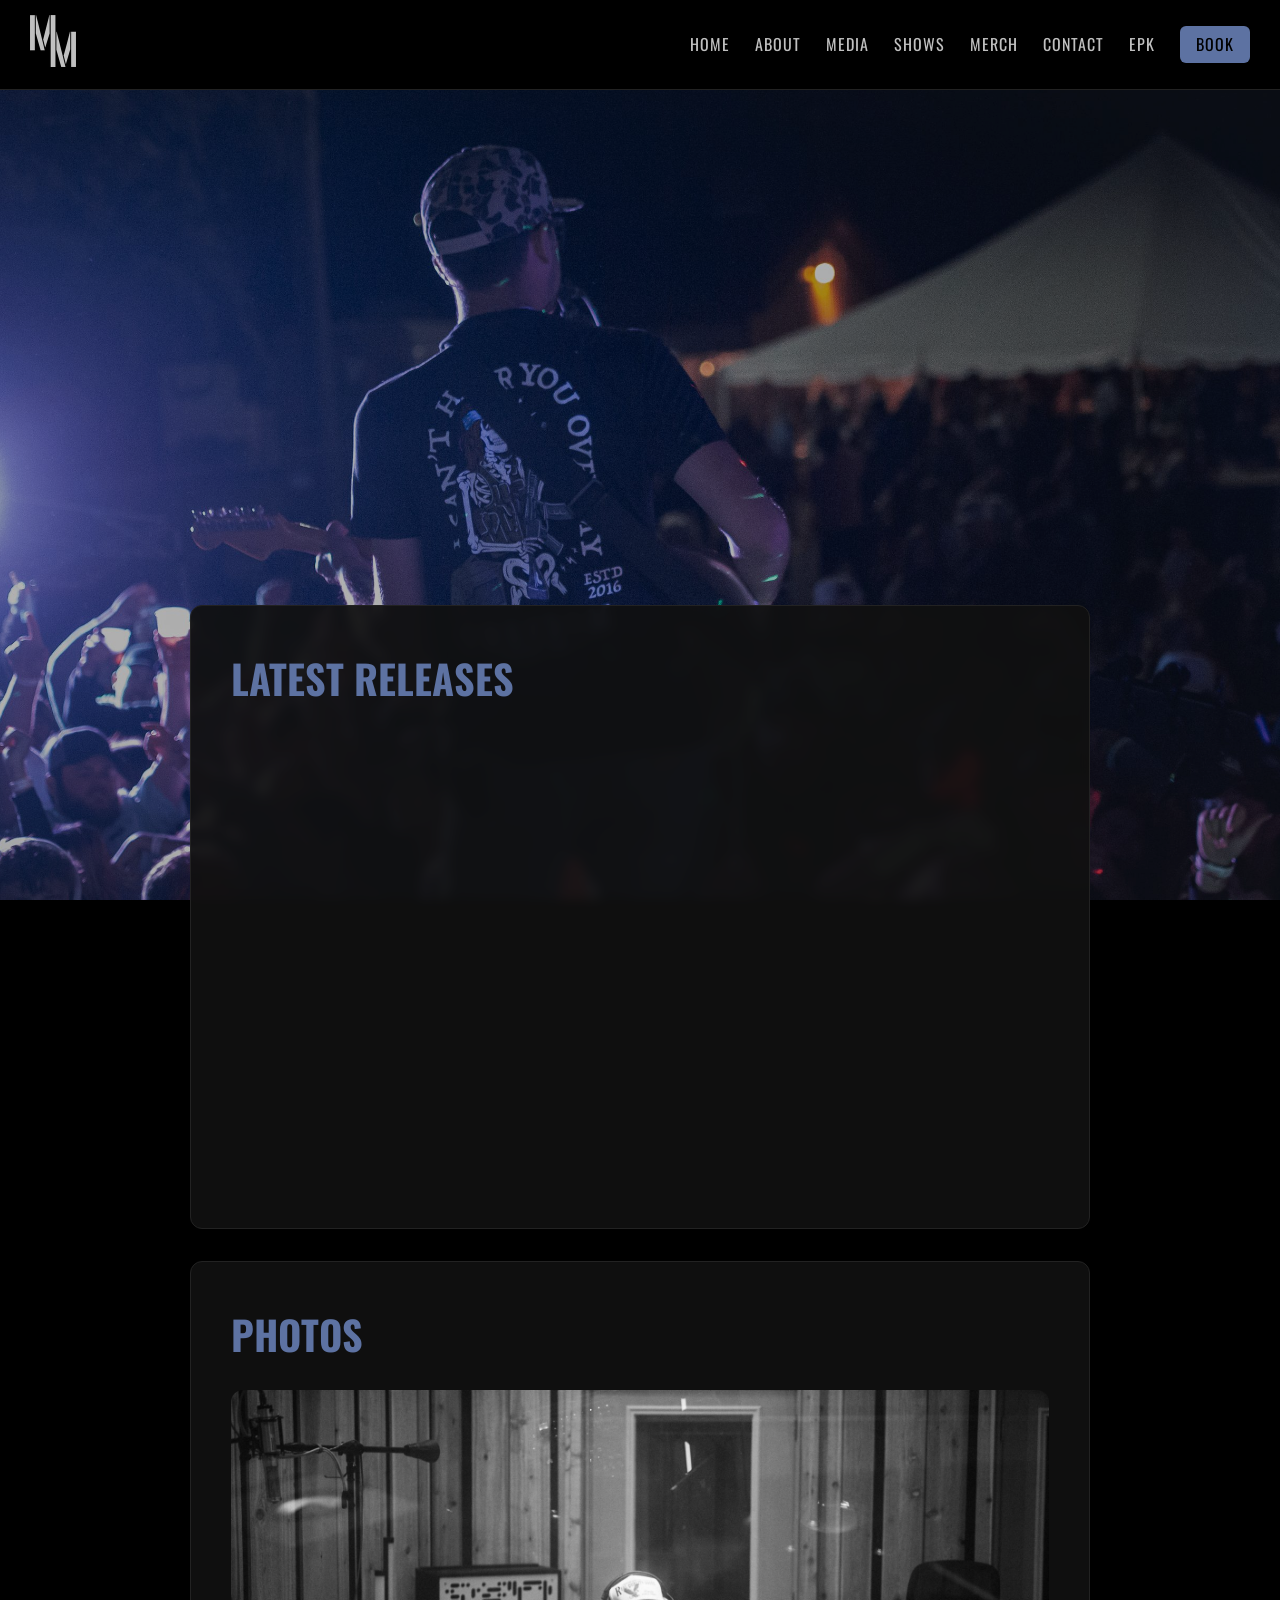
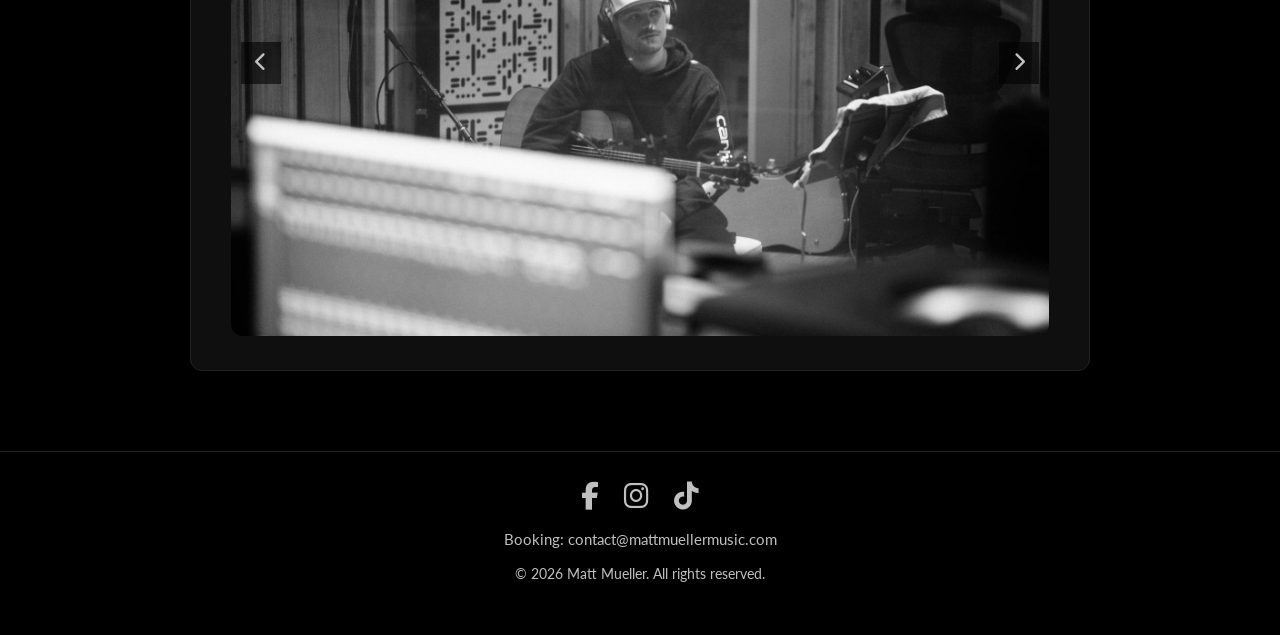
<file: media/index.html>
<!DOCTYPE html>
<html lang="en">
<head>
  <meta charset="UTF-8">
  <meta name="viewport" content="width=device-width, initial-scale=1.0">
  <title>Matt Mueller | Media</title>
  <meta name="description" content="Stream Matt Mueller's latest releases and see photos from the studio and stage.">
  <link rel="canonical" href="https://mattmuellermusic.com/media/">

  <!-- Link previews -->
  <meta property="og:type" content="website">
  <meta property="og:site_name" content="Matt Mueller">
  <meta property="og:title" content="Matt Mueller | Media">
  <meta property="og:description" content="Stream Matt Mueller's latest releases and see photos from the studio and stage.">
  <meta property="og:url" content="https://mattmuellermusic.com/media/">
  <meta property="og:image" content="https://mattmuellermusic.com/assets/og-image.jpg">
  <meta property="og:image:width" content="1200">
  <meta property="og:image:height" content="630">
  <meta name="twitter:card" content="summary_large_image">

  <!-- Favicon -->
  <link rel="icon" type="image/png" href="/assets/favicon.png">
  <link rel="shortcut icon" type="image/png" href="/assets/favicon.png">

  <!-- Fonts -->
  <link href="https://fonts.googleapis.com/css2?family=Lato:wght@400;700&family=Oswald:wght@400;700&display=swap" rel="stylesheet">

  <!-- Icons -->
  <link
    rel="stylesheet"
    href="https://cdnjs.cloudflare.com/ajax/libs/font-awesome/6.4.2/css/all.min.css"
    crossorigin="anonymous"
  />

  <!-- Site Styles -->
  <link rel="stylesheet" href="/css/style.css">
</head>
<body class="bg-page">

  <!-- Shared Header -->
  <div id="site-header"></div>

  <!-- Full-page background photo (fixed; cards scroll over it) -->
  <div class="page-bg" aria-hidden="true"></div>

  <main class="card-stack">

  <!-- Latest Releases -->
<section class="page-content bg-card latest-releases">
  <h1>Latest Releases</h1>
  <div class="embed-wrapper">
    <iframe
      src="https://open.spotify.com/embed/artist/79YZOjggALPQngm5TV6dii"
      frameborder="0"
      allow="autoplay; clipboard-write; encrypted-media; fullscreen; picture-in-picture">
    </iframe>
  </div>
</section>


  <!-- Photos Carousel -->
  <section class="page-content bg-card photos-carousel">
    <h1>Photos</h1>
    <div class="carousel">
      <button class="carousel-btn prev" aria-label="Previous">
        <i class="fas fa-chevron-left"></i>
      </button>

      <div class="carousel-track">
        <img src="/assets/gallery1.jpg" alt="Recording session 1">
        <img src="/assets/gallery2.jpg" alt="Recording session 2">
        <img src="/assets/gallery3.jpg" alt="Recording session 3">
        <img src="/assets/gallery4.jpg" alt="Recording session 4">
        <img src="/assets/gallery5.jpg" alt="Recording session 5">
      </div>

      <button class="carousel-btn next" aria-label="Next">
        <i class="fas fa-chevron-right"></i>
      </button>
    </div>
  </section>
  </main>

  <!-- Shared Footer -->
  <div id="site-footer"></div>

  <!-- Site JS -->
  <script src="/js/main.js"></script>


</body>
</html>
</file>
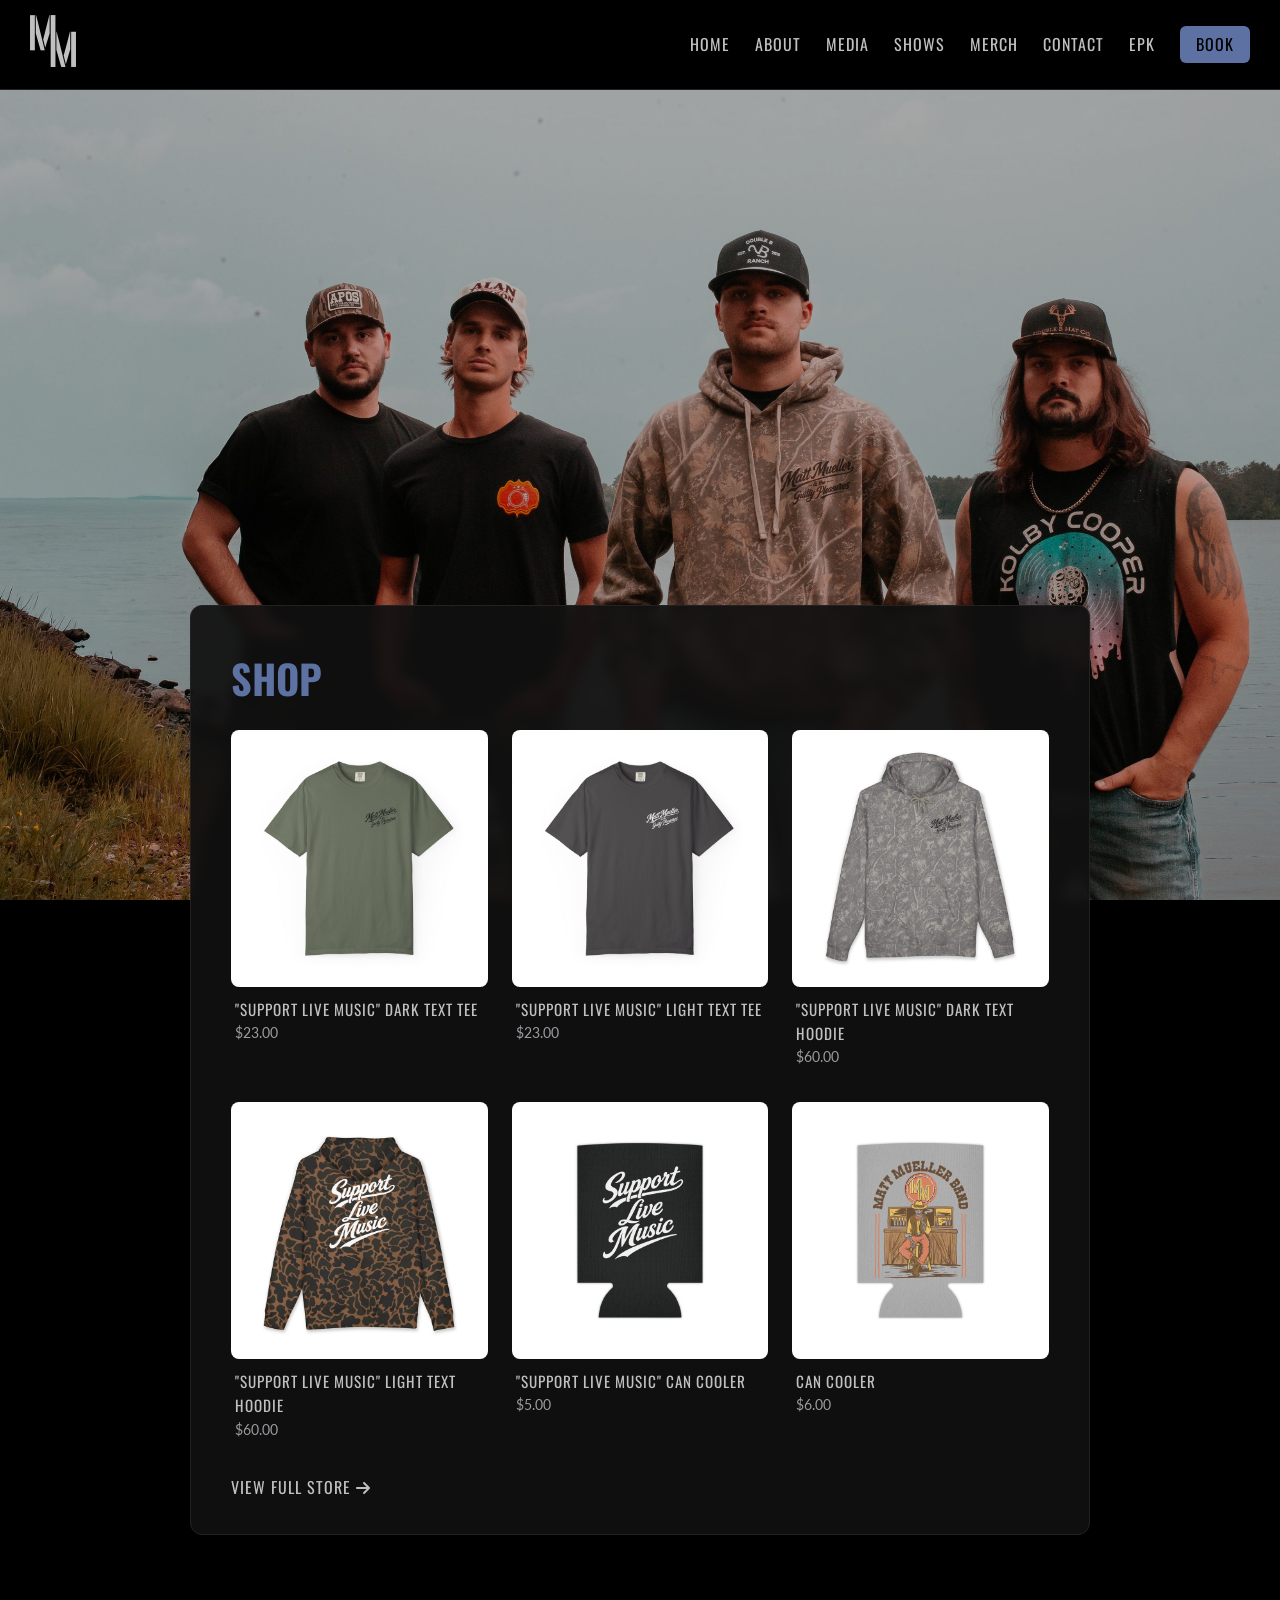
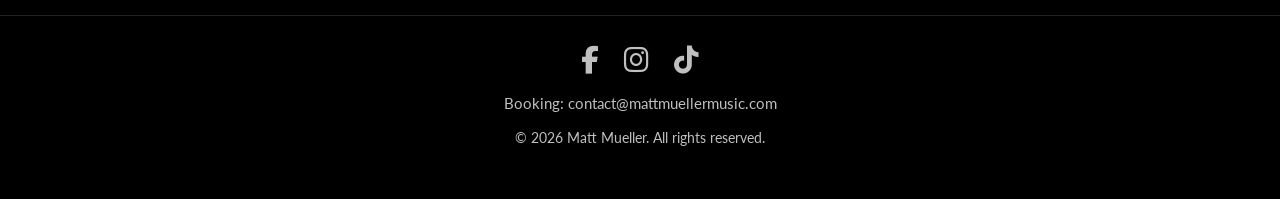
<file: merch/index.html>
<!DOCTYPE html>
<html lang="en">
<head>
  <meta charset="UTF-8">
  <meta name="viewport" content="width=device-width, initial-scale=1.0">
  <title>Matt Mueller | Merch</title>
  <meta name="description" content="Official Matt Mueller merch: &quot;Support Live Music&quot; tees, hoodies, and can coolers.">
  <link rel="canonical" href="https://mattmuellermusic.com/merch/">

  <!-- Link previews -->
  <meta property="og:type" content="website">
  <meta property="og:site_name" content="Matt Mueller">
  <meta property="og:title" content="Matt Mueller | Merch">
  <meta property="og:description" content="Official Matt Mueller merch: &quot;Support Live Music&quot; tees, hoodies, and can coolers.">
  <meta property="og:url" content="https://mattmuellermusic.com/merch/">
  <meta property="og:image" content="https://mattmuellermusic.com/assets/og-image.jpg">
  <meta property="og:image:width" content="1200">
  <meta property="og:image:height" content="630">
  <meta name="twitter:card" content="summary_large_image">
  <!-- Favicon -->
  <link rel="icon" type="image/png" href="/assets/favicon.png">
  <link rel="shortcut icon" type="image/png" href="/assets/favicon.png">
  <!-- Fonts -->
  <link href="https://fonts.googleapis.com/css2?family=Lato:wght@400;700&family=Oswald:wght@400;700&display=swap" rel="stylesheet">
  <!-- Icons -->
  <link
    rel="stylesheet"
    href="https://cdnjs.cloudflare.com/ajax/libs/font-awesome/6.4.2/css/all.min.css"
    crossorigin="anonymous"
  />
  <!-- Site Styles -->
  <link rel="stylesheet" href="/css/style.css">
</head>
<body class="bg-page merch-page">
  <!-- Shared Header -->
  <div id="site-header"></div>

  <!-- Full-page background photo (fixed; cards scroll over it) -->
  <div class="page-bg" aria-hidden="true"></div>

  <main class="card-stack">

  <!-- Merch Grid -->
  <section class="page-content bg-card merch-grid-section">
    <h1>Shop</h1>
    <div class="merch-grid">

      <a class="merch-card" href="https://matt-mueller-band.printify.me/product/30472370" target="_blank" rel="noopener">
        <div class="merch-img-wrap">
          <img src="/assets/merch-dark-tee.jpg" alt="Support Live Music Dark Text Tee">
        </div>
        <div class="merch-info">
          <span class="merch-name">"Support Live Music" Dark Text Tee</span>
          <span class="merch-price">$23.00</span>
        </div>
      </a>

      <a class="merch-card" href="https://matt-mueller-band.printify.me/product/30472349" target="_blank" rel="noopener">
        <div class="merch-img-wrap">
          <img src="/assets/merch-light-tee.jpg" alt="Support Live Music Light Text Tee">
        </div>
        <div class="merch-info">
          <span class="merch-name">"Support Live Music" Light Text Tee</span>
          <span class="merch-price">$23.00</span>
        </div>
      </a>

      <a class="merch-card" href="https://matt-mueller-band.printify.me/product/30472391" target="_blank" rel="noopener">
        <div class="merch-img-wrap">
          <img src="/assets/merch-dark-hoodie.jpg" alt="Support Live Music Dark Text Hoodie">
        </div>
        <div class="merch-info">
          <span class="merch-name">"Support Live Music" Dark Text Hoodie</span>
          <span class="merch-price">$60.00</span>
        </div>
      </a>

      <a class="merch-card" href="https://matt-mueller-band.printify.me/product/30472416" target="_blank" rel="noopener">
        <div class="merch-img-wrap">
          <img src="/assets/merch-light-hoodie.jpg" alt="Support Live Music Light Text Hoodie">
        </div>
        <div class="merch-info">
          <span class="merch-name">"Support Live Music" Light Text Hoodie</span>
          <span class="merch-price">$60.00</span>
        </div>
      </a>

      <a class="merch-card" href="https://matt-mueller-band.printify.me/product/30472444" target="_blank" rel="noopener">
        <div class="merch-img-wrap">
          <img src="/assets/merch-can-cooler-new.jpg" alt="Support Live Music Can Cooler">
        </div>
        <div class="merch-info">
          <span class="merch-name">"Support Live Music" Can Cooler</span>
          <span class="merch-price">$5.00</span>
        </div>
      </a>

      <a class="merch-card" href="https://matt-mueller-band.printify.me/product/10461411" target="_blank" rel="noopener">
        <div class="merch-img-wrap">
          <img src="/assets/merch-can-cooler.jpg" alt="Can Cooler Matt Mueller Band">
        </div>
        <div class="merch-info">
          <span class="merch-name">Can Cooler</span>
          <span class="merch-price">$6.00</span>
        </div>
      </a>

    </div>

    <a class="merch-view-all" href="https://matt-mueller-band.printify.me/" target="_blank" rel="noopener">
      View Full Store <i class="fas fa-arrow-right"></i>
    </a>
  </section>
  </main>

  <!-- Shared Footer -->
  <div id="site-footer"></div>

  <!-- Site JS -->
  <script src="/js/main.js"></script>
</body>
</html>
</file>
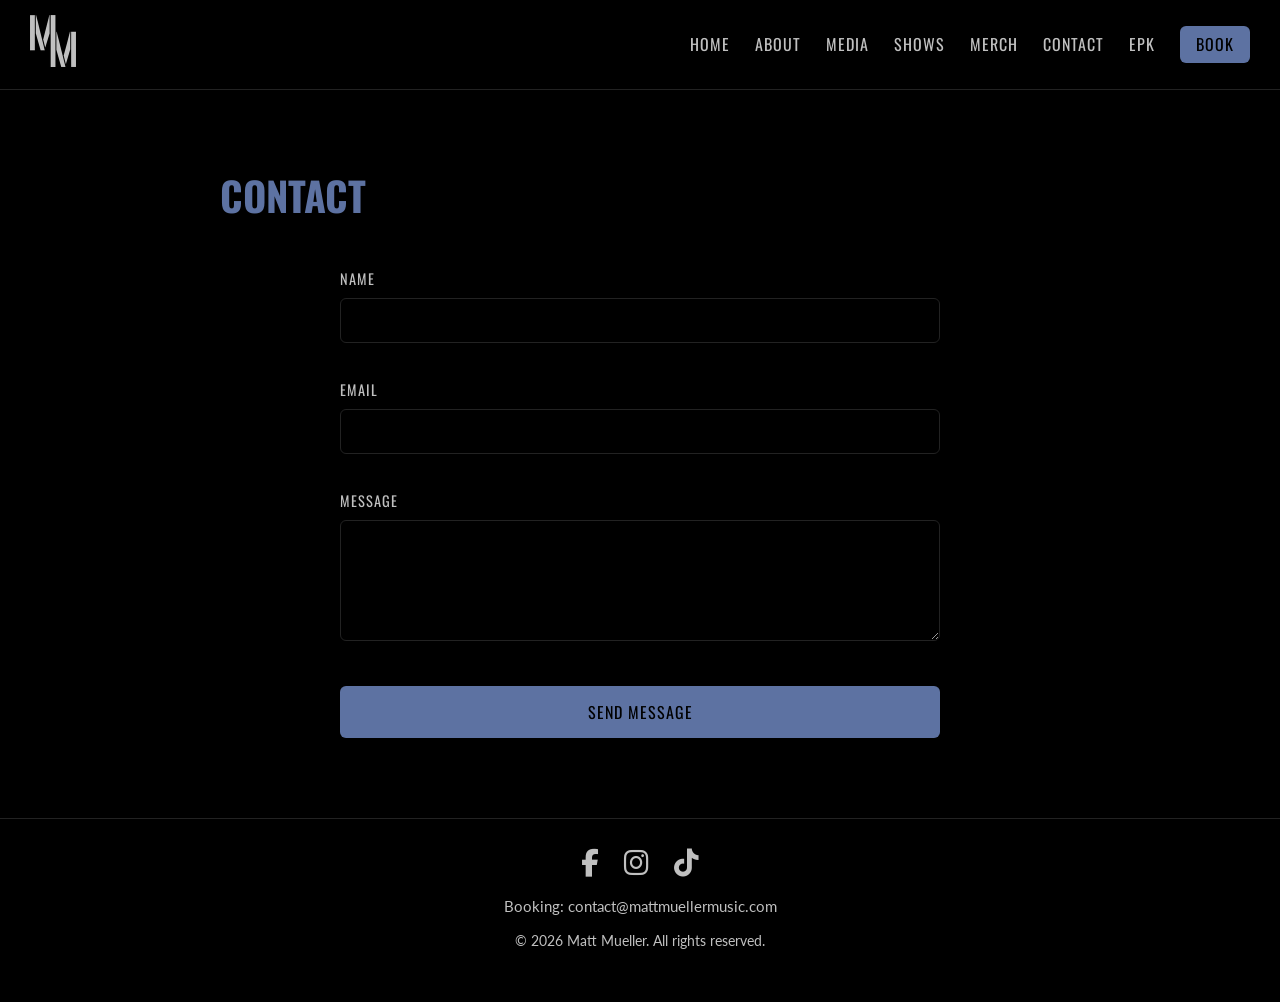
<file: contact.html>
<!DOCTYPE html>
<html lang="en">
<head>
  <meta charset="UTF-8">
  <meta name="viewport" content="width=device-width, initial-scale=1.0">
  <title>Matt Mueller | Contact</title>

  <!-- Favicon -->
  <link rel="icon" type="image/png" href="/assets/mattmuellerlogo.png">
  <link rel="shortcut icon" type="image/png" href="/assets/mattmuellerlogo.png">

  <!-- Fonts -->
  <link href="https://fonts.googleapis.com/css2?family=Lato&family=Oswald&display=swap" rel="stylesheet">

  <!-- Icons -->
  <link
    rel="stylesheet"
    href="https://cdnjs.cloudflare.com/ajax/libs/font-awesome/6.4.2/css/all.min.css"
    crossorigin="anonymous"
  />
  <link rel="stylesheet" href="css/style.css">

  <style>
    /* Inline style to make the thank you message look nice */
    #thank-you-message {
      display: none;
      text-align: center;
      margin-top: 40px;
      font-family: 'Oswald', sans-serif;
      font-size: 1.8rem;
      color: #5D72A2;
    }

    form label {
      display: block;
      margin-bottom: 15px;
    }

    form input, form textarea {
      width: 100%;
      padding: 10px;
      margin-top: 5px;
      border-radius: 6px;
      border: 1px solid #ccc;
      font-size: 1rem;
    }

    form button {
      display: block;
      margin-top: 20px;
      background-color: #5D72A2;
      color: #fff;
      border: none;
      padding: 12px 25px;
      border-radius: 6px;
      cursor: pointer;
      font-size: 1rem;
    }

    form button:hover {
      background-color: #4b5a90;
    }
  </style>
</head>
<body>

  <!-- Shared Header -->
  <div id="site-header"></div>

  <!-- Page Content -->
  <section class="page-content">
    <h1>Contact</h1>

    <form id="contact-form">
      <!-- StaticForms API Key -->
      <input type="hidden" name="accessKey" value="sf_c1h9aam4hm7lgg5715g0i4i2">

      <!-- Disable captcha -->
      <input type="hidden" name="captcha" value="false">

      <!-- Honeypot spam protection -->
      <input type="text" name="honeypot" style="display:none">

      <label>
        Name
        <input type="text" name="name" required>
      </label>

      <label>
        Email
        <input type="email" name="email" required>
      </label>

      <label>
        Message
        <textarea name="message" rows="5" required></textarea>
      </label>

      <button type="submit">Send Message</button>
    </form>

    <!-- Thank you message -->
    <div id="thank-you-message">
      <p>Thank you for your message! We'll be in touch soon.</p>
    </div>
  </section>

  <!-- Shared Footer -->
  <div id="site-footer"></div>

  <script src="js/main.js"></script>

  <script>
    const form = document.getElementById('contact-form');
    const thankYou = document.getElementById('thank-you-message');

    form.addEventListener('submit', function(e) {
      e.preventDefault(); // prevent normal page reload

      const formData = new FormData(form);

      fetch('https://api.staticforms.xyz/submit', {
        method: 'POST',
        body: formData
      })
      .then(res => res.json())
      .then(data => {
        console.log('Form submitted successfully:', data);
        // Hide form
        form.style.display = 'none';
        // Show thank you
        thankYou.style.display = 'block';
      })
      .catch(err => {
        console.error('Form submission error:', err);
        alert('Something went wrong. Please try again.');
      });
    });
  </script>

</body>
</html>
</file>
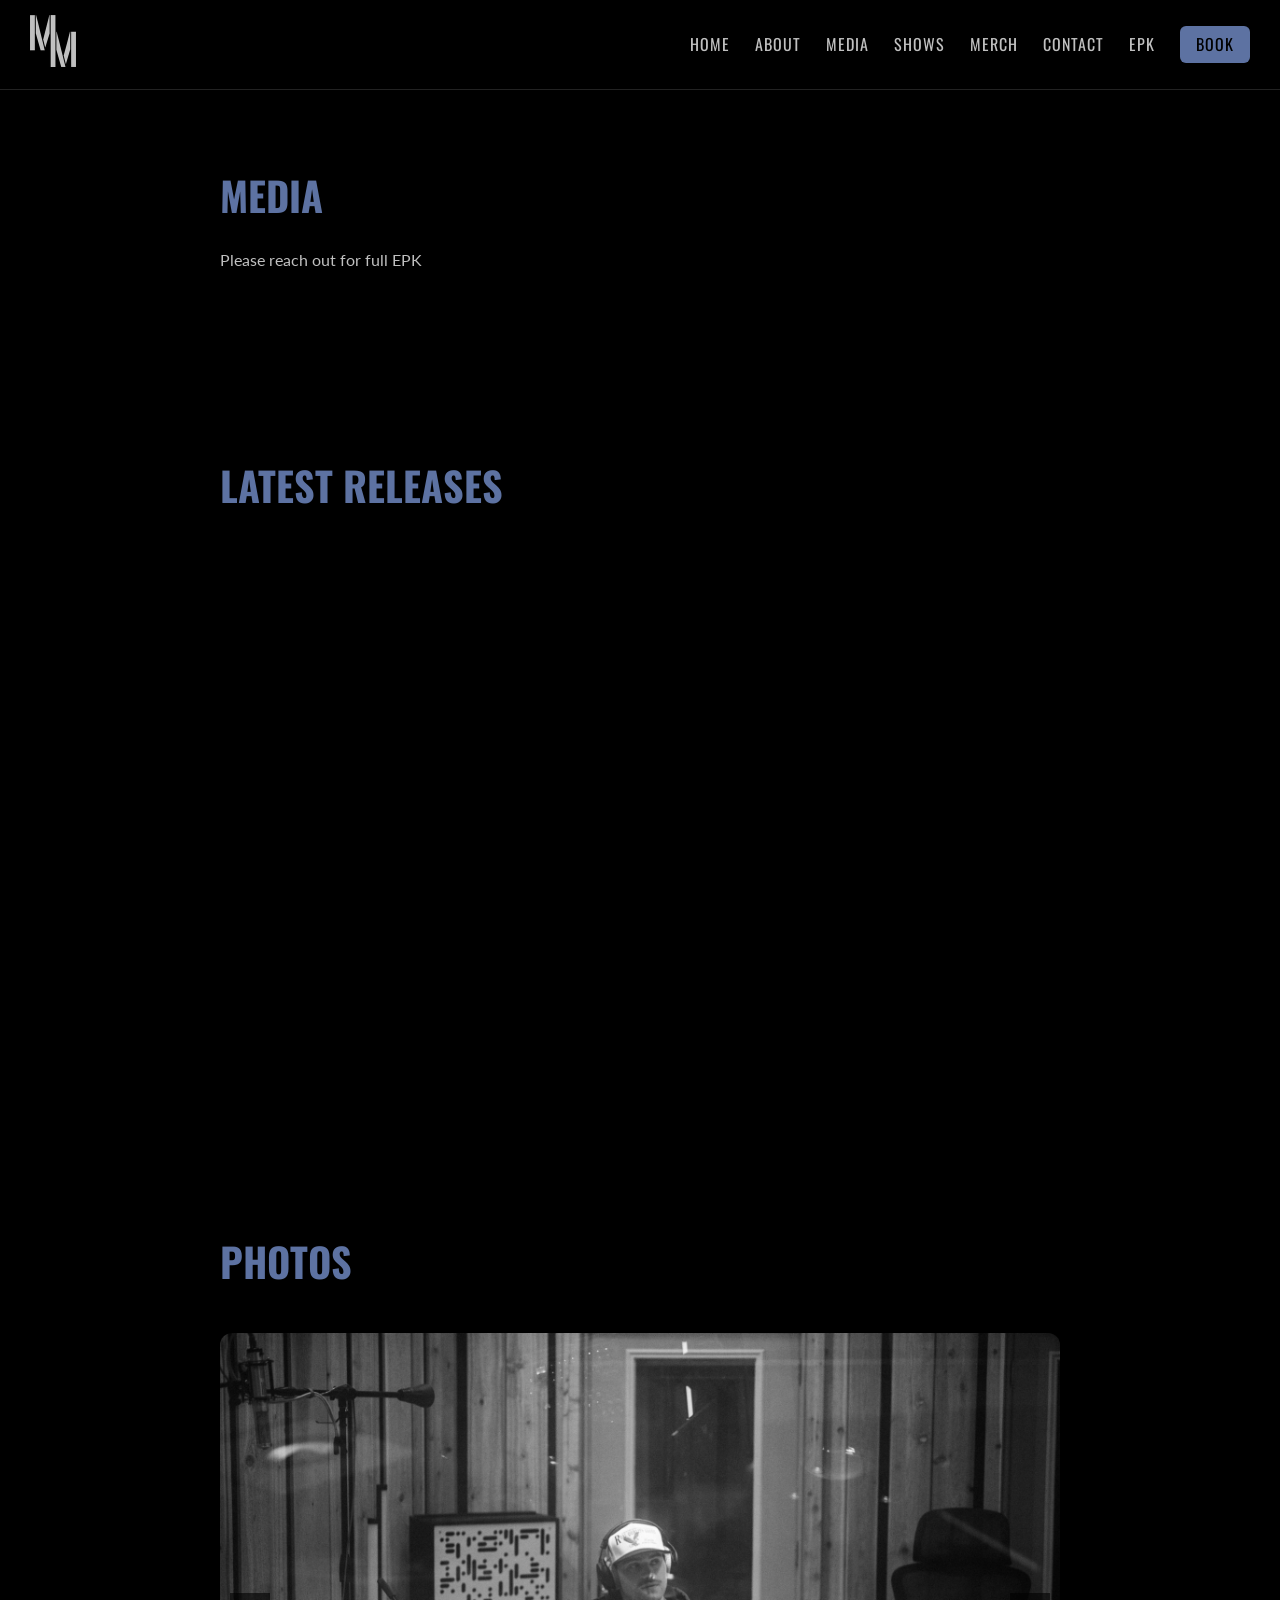
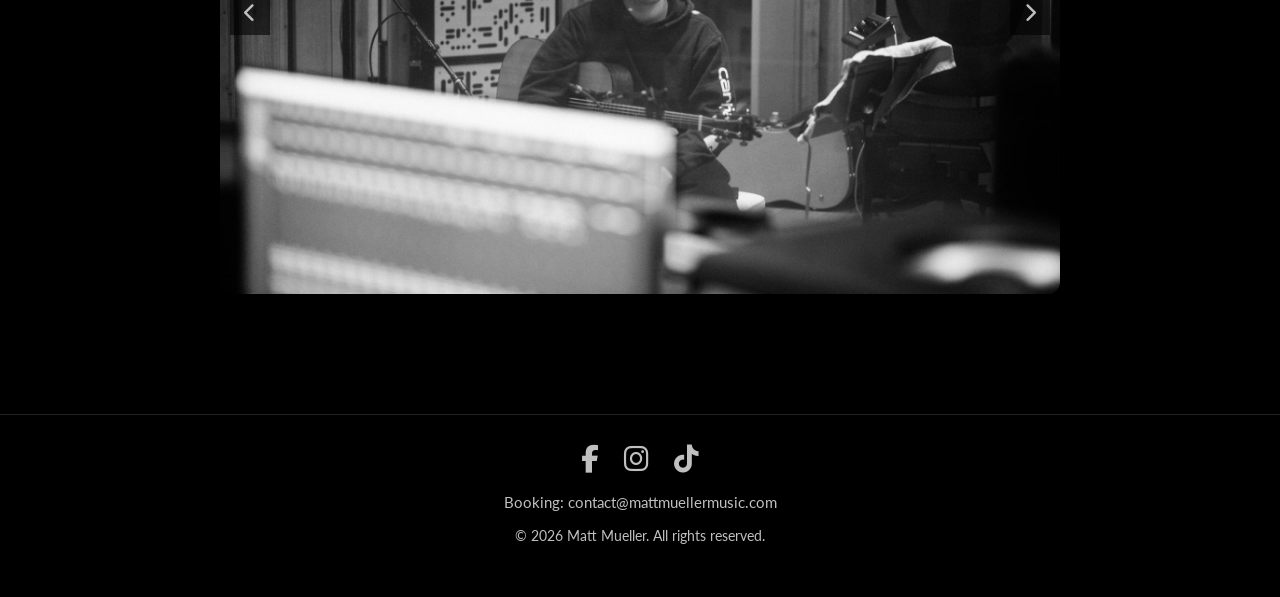
<file: media.html>
<!DOCTYPE html>
<html lang="en">
<head>
  <meta charset="UTF-8">
  <meta name="viewport" content="width=device-width, initial-scale=1.0">
  <title>Matt Mueller | Media</title>

  <!-- Favicon -->
  <link rel="icon" type="image/png" href="/assets/mattmuellerlogo.png">
  <link rel="shortcut icon" type="image/png" href="/assets/mattmuellerlogo.png">

  <!-- Fonts -->
  <link href="https://fonts.googleapis.com/css2?family=Lato&family=Oswald&display=swap" rel="stylesheet">

  <!-- Icons -->
  <link
    rel="stylesheet"
    href="https://cdnjs.cloudflare.com/ajax/libs/font-awesome/6.4.2/css/all.min.css"
    crossorigin="anonymous"
  />

  <!-- Site Styles -->
  <link rel="stylesheet" href="css/style.css">

  </style>
</head>
<body>

  <!-- Shared Header -->
  <div id="site-header"></div>

  <!-- Media Intro -->
  <section class="page-content">
    <h1>Media</h1>
    <p>Please reach out for full EPK</p>
  </section>

  <!-- Latest Releases -->
  <section class="page-content">
    <h1>Latest Releases</h1>
    <div class="embed-wrapper">
      <iframe
        src="https://open.spotify.com/embed/artist/79YZOjggALPQngm5TV6dii"
        frameborder="0"
        allow="autoplay; clipboard-write; encrypted-media; fullscreen; picture-in-picture">
      </iframe>
    </div>
  </section>

  <!-- Photos Carousel -->
  <section class="page-content">
    <h1>Photos</h1>
    <div class="carousel">
      <button class="carousel-btn prev" aria-label="Previous">
        <i class="fas fa-chevron-left"></i>
      </button>

      <div class="carousel-track">
        <img src="assets/gallery1.jpg" alt="SS1">
        <img src="assets/gallery2.jpg" alt="SS2">
        <img src="assets/gallery3.jpg" alt="SS3">
        <img src="assets/gallery4.jpg" alt="SS4">
        <img src="assets/gallery5.jpg" alt="SS5">
      </div>

      <button class="carousel-btn next" aria-label="Next">
        <i class="fas fa-chevron-right"></i>
      </button>
    </div>
  </section>

  <!-- Shared Footer -->
  <div id="site-footer"></div>

  <!-- Site JS -->
  <script src="js/main.js"></script>

  <!-- Carousel JS -->
  <script>
    const track = document.querySelector('.carousel-track');
    const slides = Array.from(track.children);
    const nextBtn = document.querySelector('.carousel-btn.next');
    const prevBtn = document.querySelector('.carousel-btn.prev');

    let index = 0;

    function updateCarousel() {
      track.style.transform = `translateX(-${index * 100}%)`;
    }

    nextBtn.addEventListener('click', () => {
      index = (index + 1) % slides.length;
      updateCarousel();
    });

    prevBtn.addEventListener('click', () => {
      index = (index - 1 + slides.length) % slides.length;
      updateCarousel();
    });

    // Mobile swipe support
    let startX = 0;

    track.addEventListener('touchstart', e => {
      startX = e.touches[0].clientX;
    });

    track.addEventListener('touchend', e => {
      const diff = e.changedTouches[0].clientX - startX;
      if (diff > 50) prevBtn.click();
      if (diff < -50) nextBtn.click();
    });
  </script>

</body>
</html>
</file>
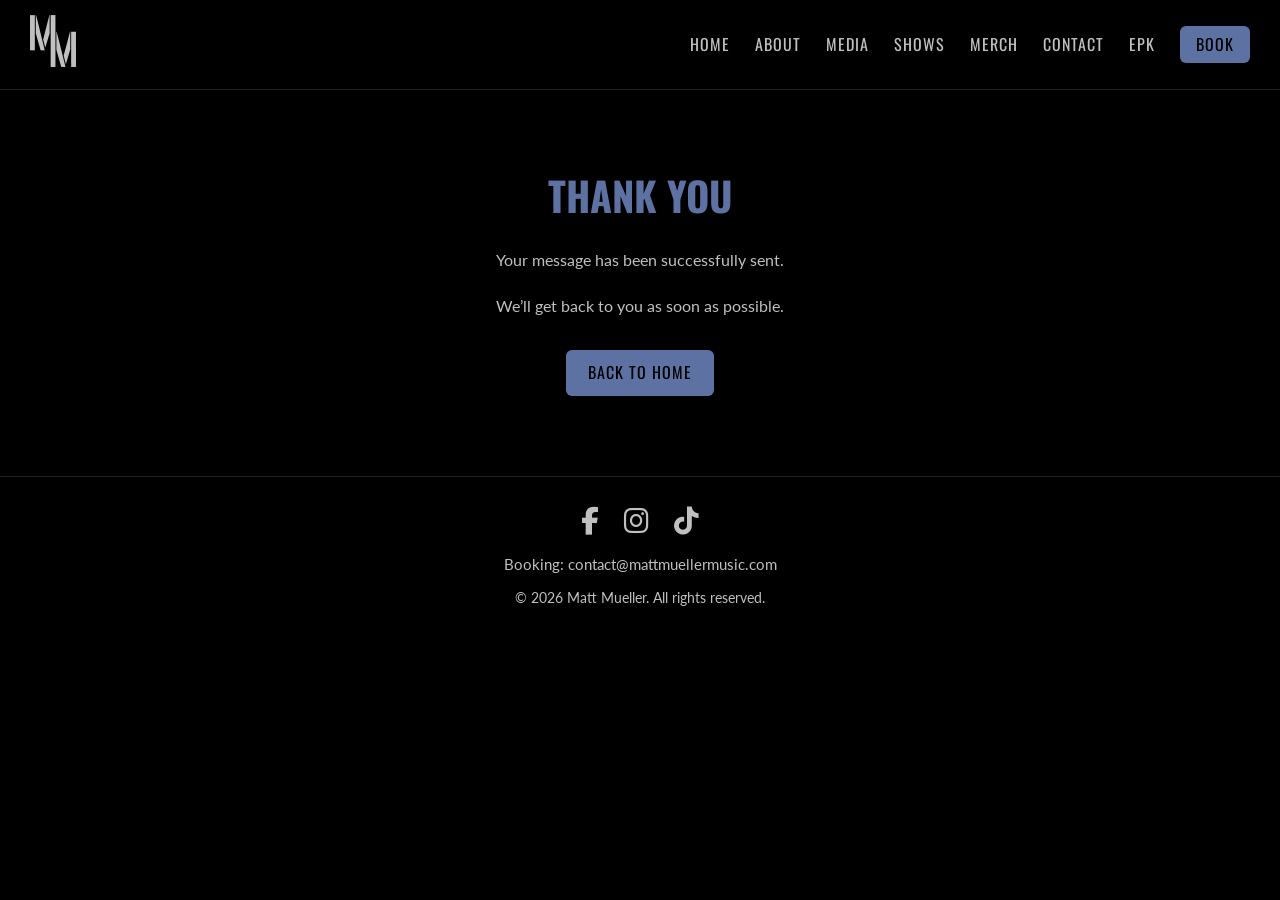
<file: thank-you.html>
<!DOCTYPE html>
<html lang="en">
<head>
  <meta charset="UTF-8">
  <meta name="viewport" content="width=device-width, initial-scale=1.0">
  <title>Thank You | Matt Mueller</title>
  <meta name="robots" content="noindex">

  <!-- Favicon -->
  <link rel="icon" type="image/png" href="/assets/favicon.png">
  <link rel="shortcut icon" type="image/png" href="/assets/favicon.png">

  <!-- Fonts -->
  <link href="https://fonts.googleapis.com/css2?family=Lato:wght@400;700&family=Oswald:wght@400;700&display=swap" rel="stylesheet">

  <!-- Icons -->
  <link
    rel="stylesheet"
    href="https://cdnjs.cloudflare.com/ajax/libs/font-awesome/6.4.2/css/all.min.css"
    crossorigin="anonymous"
  />

  <!-- Site Styles -->
  <link rel="stylesheet" href="/css/style.css">
</head>
<body>

  <!-- Shared Header -->
  <div id="site-header"></div>

  <!-- Thank You Content -->
  <section class="page-content" style="text-align:center;">
    <h1>Thank You</h1>

    <p style="margin-top:20px;">
      Your message has been successfully sent.
    </p>

    <p>
      We’ll get back to you as soon as possible.
    </p>

    <a href="/" class="thank-you-button">
      Back to Home
    </a>
  </section>

  <!-- Shared Footer -->
  <div id="site-footer"></div>

  <!-- Site JS -->
  <script src="/js/main.js"></script>

</body>
</html>
</file>
<file: css/style.css>
/* =====================
   BRAND TOKENS (2026 brand guide)
===================== */
:root {
  --brand-blue: #5D72A2;     /* CTAs, large blue text */
  --lit-blue: #6F86B8;       /* hover, small blue text */
  --stage-black: #000000;
  --brand-silver: #C0C0C0;
  --monogram-gray: #9C9DA1;  /* captions, secondary */
  --surface: #111111;
  --line: #222222;
}

/* =====================
   GLOBAL
===================== */
* {
  box-sizing: border-box;
  margin: 0;
  padding: 0;
}

body {
  font-family: 'Lato', sans-serif;
  background-color: #000;
  color: #C0C0C0;
  line-height: 1.6;

  /* Fade effect */
  opacity: 0;
  transition: opacity 0.5s ease-in-out;

  /* Space under fixed nav: 52px logo + 30px padding + 1px border */
  padding-top: 83px;
}

body.fade-in {
  opacity: 1;
}

a {
  color: inherit;
  text-decoration: none;
}

/* Headlines: Oswald Bold, always uppercase (brand guide 02) */
h1, h2, h3 {
  font-family: 'Oswald', sans-serif;
  font-weight: 700;
  text-transform: uppercase;
}


/* =====================
   HEADER / NAVIGATION
===================== */
.main-nav {
  position: fixed;
  top: 0;
  left: 0;          /* added */
  width: 100%;      /* added to span full viewport */
  z-index: 1000;
  display: flex;
  align-items: center;
  justify-content: space-between;
  padding: 15px 30px;
  background-color: #000;
  border-bottom: 1px solid #222;
  backdrop-filter: blur(6px);
}


.nav-logo img {
  height: 52px;
  width: auto;
}

.nav-links {
  display: flex;
  gap: 25px;
}

.nav-links a {
  font-family: 'Oswald', sans-serif;
  text-transform: uppercase;
  letter-spacing: 1px;
  color: #C0C0C0; /* brand silver default */
  transition: color 0.3s;
}

.nav-links a:hover {
  color: var(--lit-blue);
}

.nav-links a.active {
  color: var(--brand-blue); /* guide: active nav links = Brand Blue */
}

.nav-toggle {
  display: none;
  font-size: 1.8rem;
  background: none;
  border: none;
  color: #C0C0C0;
  cursor: pointer;
}

/* =====================
   HERO
===================== */
.hero {
  position: relative;
  min-height: 100vh;
  display: flex;
  align-items: center;
  justify-content: center;
  text-align: center;
  background: url("/assets/MMATGP.jpg") center/cover no-repeat;
}

.hero::before {
  content: "";
  position: absolute;
  top: 0; left: 0; width: 100%; height: 100%;
  background-color: rgba(0,0,0,0.3); /* lighter overlay */
  z-index: 0;
}

.hero-content {
  position: relative;
  z-index: 1;
  color: #fff;
}

.hero-content h2 {
  font-family: 'Oswald', sans-serif;
  font-size: 3rem;
  margin-bottom: 20px;
}

/* =====================
   HERO MUSIC LINKS (Font Awesome)
===================== */
.hero .music-links {
  display: flex;
  justify-content: center;
  gap: 40px;
  margin-top: 0px;
}

.hero .music-links i {
  font-size: 64px;
  color: #C0C0C0; /* brand silver */
  transition: color 0.3s ease, transform 0.3s ease, text-shadow 0.3s ease, filter 0.3s ease;
}

/* "Listen On" label — only shown on phones, where the icons
   sit in the black band under the photo */
.listen-label {
  display: none;
  font-family: 'Oswald', sans-serif;
  font-weight: 400;
  font-size: 0.9rem;
  text-transform: uppercase;
  letter-spacing: 2px;
  color: var(--lit-blue);   /* small blue text on black */
  margin-bottom: 12px;
}

/* Subtle Glow Version */
.hero .music-links .spotify-link:hover i {
  color: #1DB954; /* Spotify green */
  transform: scale(1.1);
}

.hero .music-links .apple-link:hover i {
  color: #FA243C; /* Apple Music red */
  transform: scale(1.1);
}

.hero .music-links .youtube-link:hover i {
  color: #FF0000; /* YouTube red */
  transform: scale(1.1);
}

.hero .music-links .amazon-link:hover i {
  color: #FF9900; /* Amazon orange */
  transform: scale(1.1);
}




/* =====================
   HOME SECTIONS
===================== */
.home-section {
  padding: 60px 30px;
  max-width: 900px;
  margin: 0 auto;
  text-align: center;
}

.home-section h2 {
  font-family: 'Oswald', sans-serif;
  font-size: 2.2rem;
  margin-bottom: 15px;
}

/* =====================
   INNER PAGES
===================== */
.page-content {
  padding: 80px 30px;
  max-width: 900px;
  margin: 0 auto;
}

.page-content h1 {
  font-family: 'Oswald', sans-serif;
  font-size: 2.5rem;
  margin-bottom: 20px;
  color: var(--brand-blue); /* section headers on dark */
}

/* =====================
   ABOUT PAGE (portrait + text layout)
===================== */
.about-section {
  display: flex;
  flex-wrap: wrap;
  align-items: flex-start;
  gap: 32px 40px;
}

.about-portrait {
  flex: 0 0 400px;
  overflow: hidden;
  border-radius: 8px;
}

.about-portrait img {
  width: 100%;
  aspect-ratio: 3 / 2;
  object-fit: cover;
  border-radius: 8px;
  display: block;
  transition: transform 0.4s ease, filter 0.3s ease;
}

.about-portrait:hover img {
  transform: scale(1.06);
  filter: brightness(1.05);
}

.about-text {
  flex: 1;
}

/* Remaining bio paragraphs run full width below the photo */
.about-more {
  flex: 0 0 100%;
}

.about-text p:last-child {
  margin-bottom: 0;
}

.about-more p:first-child {
  margin-top: 0;
}

.about-text h1 {
  margin-top: 0;
}

/* =====================
   MERCH GRID
===================== */
.merch-grid-section h1 {
  margin-bottom: 10px;
}

.merch-grid {
  display: grid;
  grid-template-columns: repeat(auto-fill, minmax(220px, 1fr));
  gap: 24px;
  margin-top: 20px;
}

.merch-card {
  display: block;
  text-decoration: none;
  color: inherit;
  border-radius: 8px;
  transition: transform 0.3s ease;
}

.merch-card:hover {
  transform: translateY(-6px);
}

.merch-img-wrap {
  aspect-ratio: 1 / 1;
  overflow: hidden;
  border-radius: 8px;
  background: #111;
}

.merch-img-wrap img {
  width: 100%;
  height: 100%;
  object-fit: cover;
  display: block;
  transition: transform 0.4s ease, filter 0.3s ease;
}

.merch-card:hover .merch-img-wrap img {
  transform: scale(1.08);
  filter: brightness(1.08);
}

.merch-info {
  padding: 10px 4px;
  display: flex;
  flex-direction: column;
}

.merch-name {
  font-family: 'Oswald', sans-serif;
  font-size: 0.95rem;
  text-transform: uppercase;
  letter-spacing: 1px;
  color: #C0C0C0;
  transition: color 0.3s ease;
}

.merch-card:hover .merch-name {
  color: var(--lit-blue); /* small blue text = Lit Blue */
}

.merch-price {
  font-family: 'Lato', sans-serif;
  font-size: 0.9rem;
  color: var(--monogram-gray);
}

.merch-view-all {
  display: inline-block;
  margin-top: 24px;
  font-family: 'Oswald', sans-serif;
  text-transform: uppercase;
  letter-spacing: 1px;
  text-decoration: none;
  color: #C0C0C0;
  transition: color 0.3s ease, transform 0.3s ease;
}

.merch-view-all:hover {
  color: var(--lit-blue);
  transform: translateX(4px);
}

/* =====================
   FOOTER
===================== */
.site-footer {
  text-align: center;
  padding: 30px;
  border-top: 1px solid #222;
  font-size: 0.9rem;
}

.site-footer .social-links {
  display: flex;
  justify-content: center;
  gap: 25px;
  margin-bottom: 15px;
}

.site-footer .social-links i {
  font-size: 28px;
  color: #C0C0C0;
  transition: color 0.3s ease, transform 0.3s ease;
}

.site-footer .social-links a:hover i {
  color: #5D72A2; /* brand blue */
  transform: scale(1.1);
}

p {
  margin-bottom: 20px;
}

/* =====================
   MOBILE
===================== */
@media (max-width: 768px) {
  .nav-links {
    display: none;                /* hide by default */
    flex-direction: column;       /* stack items vertically */
    position: absolute;           /* dropdown positioning */
    top: 100%;                    /* directly below the nav bar */
    right: 30px;                  /* align under hamburger (matches nav padding) */
    background-color: #000;       /* same as nav background */
    border: 1px solid #222;       /* optional thin border */
    border-radius: 8px;           /* optional rounded edges */
    padding: 10px 20px;           /* spacing inside menu */
    width: auto;                  /* menu width fits content */
    z-index: 1001;                /* above other content */
  }

  .main-nav.open .nav-links {
    display: flex;                /* show menu when open */
  }

  .nav-toggle {
    display: block;
    background: none;
    border: none;
    font-size: 1.8rem;
    color: #C0C0C0;
    cursor: pointer;
    position: relative;           /* ensure z-index stacking works */
  }

  .hero-content h2 {
    font-size: 2.2rem;
    margin-bottom: 8px; /* was 20px — pulls icons up closer to the title/image */
  }
  .hero .music-links i {
    font-size: 48px;
  }
  .hero .music-links {
    margin-top: -6px; /* nudge icons up further if still too much space */
  }

  /* About page: stack portrait above text on mobile */
  .about-section {
    flex-direction: column;
    row-gap: 20px; /* match paragraph spacing so the bio reads as one block */
  }

  .about-portrait {
    flex: none;
    width: calc(100% + 60px); /* full bleed past the 30px page gutters */
    max-width: none;
    margin: 0 -30px 20px;
    border-radius: 0;
  }

  .about-portrait img {
    border-radius: 0;
  }
}
@media (max-width: 768px) {
  .hero {
    background: url("/assets/MMATGP.jpg") center top / contain no-repeat;
    background-color: #000;
    min-height: 0;
    aspect-ratio: 3 / 2; /* matches MMATGP.jpg's real 6002x4007 ratio */
    align-items: flex-end;
    padding-bottom: 24px;
  }

  /* Home hero on phones: photo on top, streaming icons in a
     Stage Black band underneath instead of over the image. */
  .hero.hero-home {
    aspect-ratio: auto;
    background-size: 100% auto;     /* full-width photo, pinned to top */
    background-position: center top;
    padding-top: calc(66.667% + 24px); /* 3:2 photo height + gap */
    padding-bottom: 28px;
  }

  .hero.hero-home::before {
    height: auto;
    aspect-ratio: 3 / 2;            /* 30% overlay covers the photo only */
  }

  .hero.hero-home .music-links {
    margin-top: 0;
  }

  .hero.hero-home .listen-label {
    display: block;
  }
}

/* =====================
   BAND MEMBERS SECTION
===================== */
.band-members {
  padding: 80px 30px;
  max-width: 900px;
  margin: 0 auto;
  text-align: left;
  color: #C0C0C0;
}

.band-members h2 {
  font-family: 'Oswald', sans-serif;
  font-size: 2.5rem;
  margin-bottom: 20px;
  text-align: left;
  color: var(--brand-blue); /* section headers on dark */
}

.band-members p {
  font-family: 'Lato', sans-serif;
  font-size: 1rem;
  color: #C0C0C0;
  margin-bottom: 20px;
  text-align: left;
}

.band-grid {
  display: flex;
  flex-wrap: wrap;
  justify-content: center;
  gap: 40px;
  margin-top: 30px;
}

.band-member {
  display: flex;
  flex-direction: column;
  align-items: center;
  width: 180px;
}

.band-member img {
  width: 100%;
  height: 180px;
  object-fit: cover;
  border-radius: 8px;
  margin-bottom: 10px;
  transition: transform 0.4s ease, filter 0.3s ease;
}

.band-member:hover img {
  transform: scale(1.06);
  filter: brightness(1.05);
}
/* =====================
   Calendar Section Styling
===================== */
#calendar-section {
  padding: 80px 30px;
  max-width: 900px;
  margin: 0 auto;
  font-family: 'Lato', sans-serif;
  color: #C0C0C0;
}

#calendar-section h2 {
  font-family: 'Oswald', sans-serif;
  color: #5D72A2; /* Brand Blue */
  text-align: center;
  margin-bottom: 30px;
  font-size: 2em;
}

.event-card {
  background: transparent; /* transparent background */
  padding: 15px 0;
  border-bottom: 1px solid #5D72A2; /* thin line divider in brand blue */
  margin-bottom: 15px;
}

.event-title {
  font-family: 'Oswald', sans-serif; /* show listings = Oswald */
  text-transform: uppercase;
  font-size: 1.4em;
  color: var(--brand-blue); /* 22px bold = large text */
  margin-bottom: 5px;
  font-weight: 700;
}

.event-location {
  font-size: 1em;
  color: #C0C0C0; /* Silver */
  margin-bottom: 3px;
}

.event-time {
  font-size: 0.95em;
  color: #C0C0C0; /* Silver */
}

/* =====================
   TICKET BUTTON (Shows page)
===================== */
.ticket-btn,
.thank-you-button {
  display: inline-block;
  margin-top: 12px;
  padding: 10px 22px;
  font-family: 'Oswald', sans-serif;
  text-transform: uppercase;
  letter-spacing: 1px;
  background-color: #5D72A2; /* brand blue */
  color: #000;
  border-radius: 6px;
  transition: background-color 0.3s ease, transform 0.2s ease;
}

.ticket-btn:hover,
.thank-you-button:hover {
  background-color: var(--lit-blue);
  transform: translateY(-1px);
}

/* =====================
   CONTACT FORM
===================== */
.page-content form {
  max-width: 600px;
  margin: 40px auto 0;
  display: flex;
  flex-direction: column;
  gap: 20px;
}

/* Labels stack text + input */
.page-content form label {
  display: flex;
  flex-direction: column;
  font-family: 'Oswald', sans-serif;
  text-transform: uppercase;
  letter-spacing: 1px;
  font-size: 0.9rem;
  color: #C0C0C0;
}

/* Inputs & textarea */
.page-content form input,
.page-content form textarea {
  margin-top: 8px;
  padding: 12px 14px;
  background-color: transparent;
  border: 1px solid #222;
  border-radius: 6px;
  color: #C0C0C0;
  font-family: 'Lato', sans-serif;
  font-size: 1rem;
}

/* Focus state */
.page-content form input:focus,
.page-content form textarea:focus {
  outline: none;
  border-color: #5D72A2; /* brand blue */
}

/* Textarea resize control */
.page-content form textarea {
  resize: vertical;
  min-height: 120px;
}

/* Submit button */
.page-content form button {
  margin-top: 10px;
  padding: 14px;
  font-family: 'Oswald', sans-serif;
  text-transform: uppercase;
  letter-spacing: 1px;
  background-color: #5D72A2; /* brand blue */
  color: #000;
  border: none;
  border-radius: 6px;
  cursor: pointer;
  transition: background-color 0.3s ease, transform 0.2s ease;
}

/* Button hover */
.page-content form button:hover {
  background-color: var(--lit-blue);
  transform: translateY(-1px);
}
/* Make Spotify embed match carousel width */
.embed-wrapper {
  display: flex;
  justify-content: center;
  max-width: 900px;   /* same as carousel */
  width: 100%;
  margin: 40px auto;
  border-radius: 12px; 
  overflow: hidden;
}

.embed-wrapper iframe {
  width: 100% !important;  /* force full width */
  aspect-ratio: 16 / 9;     /* responsive height */
  min-height: 352px;        /* optional: same as carousel images */
  border: none;
}


@media (min-width: 900px) {
  .embed-wrapper iframe {
    width: 60%;
  }
}
.carousel {
  position: relative;
  max-width: 900px;
  margin: 40px auto;
  overflow: hidden;
  border-radius: 12px;
}

.carousel-track {
  display: flex;
  transition: transform 0.4s ease;
}

.carousel img {
  width: 100%;
  flex-shrink: 0;
  object-fit: cover;
}

.carousel-btn {
  position: absolute;
  top: 50%;
  transform: translateY(-50%);
  background: rgba(0,0,0,0.6);
  color: #C0C0C0;
  border: none;
  padding: 10px 14px;
  cursor: pointer;
  font-size: 1.2rem;
  z-index: 2;
}

.carousel-btn:hover {
  color: var(--lit-blue);
}

.carousel-btn.prev { left: 10px; }
.carousel-btn.next { right: 10px; }

/* =====================
   MEDIA PAGE HERO
===================== */
.hero-media {
  background-image: url('/assets/hero2.jpg?v=3'); /* cache-busting */
  background-size: cover;
  background-position: center;
  min-height: 100vh;
  display: flex;
  align-items: center;
  justify-content: center;
  text-align: center;
  position: relative;
}

/* No overlay on Media and Merch heroes: they carry no text,
   so the 30% tint (meant for headline legibility) isn't needed */
.hero-media::before,
.hero-merch::before {
  content: none;
}

.hero-media .hero-content {
  position: relative;
  z-index: 1;
  color: #fff;
}

.hero-media .hero-content h2 {
  font-family: 'Oswald', sans-serif;
  font-size: 3rem; /* matches index.html */
  margin-bottom: 20px;
  text-shadow: 2px 2px 8px rgba(0,0,0,0.6); /* improves visibility over image */
}

.hero-media .hero-content p {
  font-family: 'Lato', sans-serif;
  font-size: 1.5rem; /* similar to home page subtitle */
  text-shadow: 1px 1px 6px rgba(0,0,0,0.6);
}

/* Media hero on phones: fit the screen width like the home hero.
   Without this, min-height: 100vh + the 3:2 aspect ratio forces the
   hero (and the whole page) about 1200px wide. */
@media (max-width: 768px) {
  .hero-media {
    min-height: 0;
    width: 100%;
    aspect-ratio: 3 / 2;
    background-size: cover;
    background-position: center;
    align-items: center;
    padding-bottom: 0;
  }

  .hero-media .hero-content h2 {
    font-size: 2.2rem;
    margin-bottom: 4px;
  }

  .hero-media .hero-content p {
    font-size: 1.1rem;
    margin-bottom: 0;
  }
}

/* =====================================================
   BOOKING UPGRADE (2026-10-12)
   Buttons, nav CTA, home hero copy, highlights,
   format cards, booking/EPK page, press photos
===================================================== */

/* ---------- Buttons (brand guide: Brand Blue CTAs, Lit Blue hover) ---------- */
.btn {
  display: inline-block;
  padding: 13px 26px;
  font-family: 'Oswald', sans-serif;
  font-weight: 400;
  font-size: 1rem;
  text-transform: uppercase;
  letter-spacing: 1px;
  border-radius: 6px;
  border: 2px solid var(--brand-blue);
  background-color: var(--brand-blue);
  color: var(--stage-black);
  cursor: pointer;
  transition: background-color 0.3s ease, border-color 0.3s ease, color 0.3s ease, transform 0.2s ease;
}

.btn:hover {
  background-color: var(--lit-blue);
  border-color: var(--lit-blue);
  transform: translateY(-1px);
}

.btn-outline {
  background-color: transparent;
  border-color: var(--brand-silver);
  color: var(--brand-silver);
}

.btn-outline:hover {
  background-color: transparent;
  border-color: var(--lit-blue);
  color: var(--lit-blue);
}

.btn-row {
  display: flex;
  flex-wrap: wrap;
  justify-content: center;
  gap: 14px;
}

/* ---------- Nav: "Book" as a call to action ---------- */
.nav-links {
  align-items: center;
}

.nav-links a.nav-cta {
  padding: 6px 16px;
  border-radius: 6px;
  background-color: var(--brand-blue);
  color: var(--stage-black);
}

.nav-links a.nav-cta:hover,
.nav-links a.nav-cta.active {
  background-color: var(--lit-blue);
  color: var(--stage-black);
}

/* ---------- Small section label (Lit Blue = small blue text on black) ---------- */
.eyebrow {
  display: block;
  font-family: 'Oswald', sans-serif;
  font-weight: 400;
  font-size: 0.9rem;
  text-transform: uppercase;
  letter-spacing: 2px;
  color: var(--lit-blue);
  margin-bottom: 10px;
}

/* ---------- Home hero: name, tagline, CTAs ---------- */
.hero.hero-home {
  align-items: flex-end;
  padding: 0 24px 56px;
}

/* Desktop: fit the hero to the space left under the nav + stream
   banner (~158px) so the CTAs and icons land on the first screen,
   and crop the empty sky instead of the band */
@media (min-width: 769px) {
  .hero.hero-home {
    min-height: max(520px, calc(100vh - 158px));
    /* Crop the sky down to just above the caps (~22% of the photo's height),
       so faces sit at the top and the name/CTAs land over the shirts.
       Photo is 2560x1709, so its rendered height is 66.76vw. Never crop past
       the bottom of the photo, and never push it down. */
    background-position: center min(0px, max(-14.7vw, calc(max(520px, 100vh - 158px) - 66.76vw)));
  }
}

.hero-name {
  font-family: 'Oswald', sans-serif;
  font-weight: 700;
  text-transform: uppercase;
  font-size: clamp(3rem, 7vw, 5.5rem);
  line-height: 1;
  letter-spacing: 1px;
  color: #FFFFFF;                 /* Hero White: over photos only */
}

.hero-tagline {
  font-size: 1.15rem;
  color: #FFFFFF;
  margin: 14px auto 26px;
  max-width: 680px;
}

.hero-home .music-links {
  margin-top: 30px;
}

.hero-home .music-links i {
  font-size: 44px;
}

.hero-home .hero-name,
.hero-home .hero-tagline {
  text-shadow: 0 2px 12px rgba(0, 0, 0, 0.5);
}

.section h2,
.format-card h3,
.shows-cta h2,
.form-success h3 {
  line-height: 1.15;
}

/* ---------- Highlights strip ---------- */
.highlights {
  border-top: 1px solid var(--line);
  border-bottom: 1px solid var(--line);
}

.highlights-inner {
  max-width: 1000px;
  margin: 0 auto;
  display: grid;
  grid-template-columns: repeat(4, 1fr);
}

.highlight {
  padding: 34px 20px;
  text-align: center;
}

.highlight + .highlight {
  border-left: 1px solid var(--line);
}

@media (min-width: 769px) and (max-width: 960px) {
  .highlights-inner {
    grid-template-columns: repeat(2, 1fr);
  }
  .highlight:nth-child(3) {
    border-left: none;
  }
  .highlight:nth-child(n+3) {
    border-top: 1px solid var(--line);
  }
}

.highlight .eyebrow {
  margin-bottom: 6px;
}

.highlight-title {
  font-family: 'Oswald', sans-serif;
  font-weight: 700;
  text-transform: uppercase;
  font-size: 1.35rem;
  line-height: 1.25;
  color: var(--brand-silver);
}

/* ---------- Generic content section ---------- */
.section {
  padding: 80px 30px;
  max-width: 1000px;
  margin: 0 auto;
}

.section h2 {
  font-size: 2.2rem;
  color: var(--brand-blue);       /* section headers on dark */
  margin-bottom: 14px;
}

.section-intro {
  max-width: 640px;
}

.section-center {
  text-align: center;
}

.section-center .section-intro {
  margin-left: auto;
  margin-right: auto;
}

/* ---------- Format cards (Solo / Full band) ---------- */
.format-grid {
  display: grid;
  grid-template-columns: repeat(2, 1fr);
  gap: 24px;
  margin: 34px 0;
  text-align: left;
}

.format-card {
  background: var(--surface);
  border: 1px solid var(--line);
  border-radius: 8px;
  padding: 30px 28px;
}

.format-card h3 {
  font-size: 1.6rem;
  color: var(--brand-silver);
  margin-bottom: 4px;
}

.format-card .billing {
  font-family: 'Oswald', sans-serif;
  text-transform: uppercase;
  letter-spacing: 1px;
  font-size: 0.95rem;
  color: var(--lit-blue);
  margin-bottom: 16px;
}

.format-card ul {
  list-style: none;
  margin-top: 6px;
}

.format-card li {
  padding: 8px 0;
  border-top: 1px solid var(--line);
  color: var(--brand-silver);
}

.format-card li:first-child {
  border-top: none;
}

/* ---------- Booking page hero ---------- */
.hero.hero-booking {
  background-image: url("/assets/booking-hero.jpg");
  background-position: center;
  min-height: 72vh;
  justify-content: flex-start;
  text-align: left;
  padding: 60px 8vw;
}

.hero-booking .hero-content {
  max-width: 520px;
}

.hero-booking h1 {
  font-size: clamp(2.8rem, 6vw, 4.6rem);
  line-height: 1.02;
  color: #FFFFFF;
  margin-bottom: 16px;
}

.hero-booking .hero-tagline {
  margin: 0 0 26px;
}

.hero-booking .btn-row {
  justify-content: flex-start;
}

/* ---------- Pitch (text + photo) ---------- */
.pitch {
  display: grid;
  grid-template-columns: 1.2fr 1fr;
  gap: 48px;
  align-items: center;
}

.pitch img {
  width: 100%;
  border-radius: 8px;
  display: block;
}

.pitch p:last-child {
  margin-bottom: 0;
}

/* ---------- Single embed ---------- */
.single-embed {
  max-width: 640px;
  margin: 28px auto 18px;
  border-radius: 12px;
  overflow: hidden;
}

.single-embed iframe {
  width: 100%;
  height: 152px;
  border: none;
  display: block;
}

.text-link {
  font-family: 'Oswald', sans-serif;
  text-transform: uppercase;
  letter-spacing: 1px;
  color: var(--brand-silver);
  transition: color 0.3s ease;
}

.text-link:hover {
  color: var(--lit-blue);
}

/* ---------- Press photos ---------- */
.press-grid {
  display: grid;
  grid-template-columns: repeat(auto-fill, minmax(170px, 1fr));
  gap: 18px;
  margin-top: 30px;
}

.press-item {
  display: block;
}

.press-item .press-img {
  aspect-ratio: 1 / 1;
  overflow: hidden;
  border-radius: 8px;
  background: var(--surface);
}

.press-item img {
  width: 100%;
  height: 100%;
  object-fit: cover;
  display: block;
  transition: transform 0.4s ease;
}

.press-item:hover img {
  transform: scale(1.06);
}

.press-item span {
  display: block;
  margin-top: 8px;
  font-family: 'Oswald', sans-serif;
  text-transform: uppercase;
  letter-spacing: 1px;
  font-size: 0.85rem;
  color: var(--brand-silver);
  transition: color 0.3s ease;
}

.press-item:hover span {
  color: var(--lit-blue);
}

.press-item span i {
  margin-right: 6px;
}

/* ---------- Booking form ---------- */
.booking-form-section {
  background: var(--surface);
  border-top: 1px solid var(--line);
  border-bottom: 1px solid var(--line);
}

.booking-form-section .section {
  max-width: 760px;
}

.page-content form.booking-form,
.booking-form {
  max-width: none;
  margin: 30px 0 0;
  display: grid;
  grid-template-columns: 1fr 1fr;
  gap: 18px 20px;
}

.booking-form label {
  display: flex;
  flex-direction: column;
  font-family: 'Oswald', sans-serif;
  text-transform: uppercase;
  letter-spacing: 1px;
  font-size: 0.9rem;
  color: var(--brand-silver);
}

.booking-form .full {
  grid-column: 1 / -1;
}

.booking-form .optional {
  color: var(--monogram-gray);
  text-transform: none;
  letter-spacing: 0;
  font-family: 'Lato', sans-serif;
}

.booking-form input,
.booking-form select,
.booking-form textarea {
  margin-top: 8px;
  padding: 12px 14px;
  background-color: var(--stage-black);
  border: 1px solid var(--line);
  border-radius: 6px;
  color: var(--brand-silver);
  font-family: 'Lato', sans-serif;
  font-size: 1rem;
  width: 100%;
}

.booking-form input[type="date"] {
  color-scheme: dark;
}

.booking-form input:focus,
.booking-form select:focus,
.booking-form textarea:focus {
  outline: none;
  border-color: var(--brand-blue);  /* form focus = Brand Blue */
}

.booking-form textarea {
  resize: vertical;
  min-height: 120px;
}

.booking-form .btn {
  justify-self: start;
}

.form-note {
  font-size: 0.95rem;
  color: var(--monogram-gray);
  margin-top: 18px;
  margin-bottom: 0;
}

.form-note a,
.contact-email a {
  color: var(--brand-silver);
  border-bottom: 1px solid var(--line);
  transition: color 0.3s ease, border-color 0.3s ease;
}

.form-note a:hover,
.contact-email a:hover {
  color: var(--lit-blue);
  border-color: var(--lit-blue);
}

.form-success {
  display: none;
  margin-top: 30px;
  padding: 28px;
  border: 1px solid var(--brand-blue);
  border-radius: 8px;
}

.form-success h3 {
  color: var(--brand-blue);
  font-size: 1.6rem;
  margin-bottom: 8px;
}

.form-success p {
  margin-bottom: 0;
}

/* ---------- Shows page additions ---------- */
.shows-cta {
  margin-top: 50px;
  padding: 30px 28px;
  background: var(--surface);
  border: 1px solid var(--line);
  border-radius: 8px;
}

.shows-cta h2 {
  font-size: 1.6rem;
  color: var(--brand-blue);
  margin-bottom: 8px;
}

.past-list {
  list-style: none;
  margin-top: 10px;
}

.past-list li {
  padding: 12px 0;
  border-bottom: 1px solid var(--line);
  font-family: 'Oswald', sans-serif;
  text-transform: uppercase;
  letter-spacing: 1px;
  color: var(--brand-silver);
}

/* ---------- About CTA + contact email ---------- */
.about-cta {
  flex: 0 0 100%;
}

.contact-email {
  margin-top: 6px;
}

.footer-booking {
  margin-bottom: 10px;
  font-size: 0.95rem;
}

.footer-booking a {
  color: var(--brand-silver);
  transition: color 0.3s ease;
}

.footer-booking a:hover {
  color: var(--lit-blue);
}

/* ---------- Mobile ---------- */
@media (max-width: 768px) {
  .nav-links a.nav-cta {
    text-align: center;
    margin-top: 6px;
  }

  /* Home: copy and icons sit in the Stage Black band under the photo */
  .hero.hero-home {
    /* re-assert the phone layout: 3:2 photo height + gap above the copy */
    padding: calc(66.667% + 24px) 20px 32px;
  }

  .hero-home .hero-name {
    font-size: 2.8rem;
    color: var(--brand-silver);   /* on black, not over the photo */
    text-shadow: none;
  }

  .hero-home .hero-tagline {
    font-size: 1rem;
    color: var(--brand-silver);
    text-shadow: none;
    margin: 10px auto 20px;
  }

  .hero-home .listen-label {
    margin-top: 26px;
  }

  .highlights-inner {
    grid-template-columns: 1fr;
  }

  .highlight {
    padding: 22px 20px;
  }

  .highlight + .highlight {
    border-left: none;
    border-top: 1px solid var(--line);
  }

  .section {
    padding: 60px 20px;
  }

  .format-grid,
  .pitch {
    grid-template-columns: 1fr;
  }

  .pitch {
    gap: 28px;
  }

  /* Booking hero: photo on top, copy on black underneath */
  .hero.hero-booking {
    background-size: 100% auto;
    background-position: center top;
    background-color: var(--stage-black);
    aspect-ratio: auto;
    min-height: 0;
    padding: calc(66.78% + 24px) 20px 36px;
    align-items: flex-start;
  }

  /* No text sits on the photo on phones, so no overlay is needed */
  .hero.hero-booking::before {
    content: none;
  }

  .hero-booking h1 {
    font-size: 2.6rem;
    color: var(--brand-silver);
  }

  .hero-booking .hero-tagline {
    color: var(--brand-silver);
  }

  .booking-form {
    grid-template-columns: 1fr;
  }

  .booking-form .btn {
    justify-self: stretch;
    text-align: center;
  }
}

/* =====================================================
   PHOTO BACKGROUND PAGES (Media, Merch): photo as full-page
   background, cards over it
   (fixed layer instead of background-attachment: fixed,
   which iOS Safari ignores)
===================================================== */
.page-bg {
  position: fixed;
  inset: 0;
  z-index: -1;
  background: url("/assets/hero2.jpg?v=3") 40% center / cover no-repeat;
}

.merch-page .page-bg {
  background-image: url("/assets/MMATGP.jpg");
  background-position: center;
}

.page-bg::after {
  content: "";
  position: absolute;
  inset: 0;
  background: rgba(0, 0, 0, 0.3);   /* brand overlay: 30% over photos */
}

.card-stack {
  padding: 58vh 20px 80px;          /* let the photo read before the cards arrive */
}

.bg-page .page-content.bg-card {
  max-width: 900px;
  margin: 0 auto;
  padding: 40px 40px 34px;
  background: rgba(17, 17, 17, 0.92); /* Surface #111 */
  border: 1px solid var(--line);
  border-radius: 12px;
  backdrop-filter: blur(6px);
  -webkit-backdrop-filter: blur(6px);
}

.bg-page .bg-card + .bg-card {
  margin-top: 32px;
}

.bg-page .bg-card h1 {
  margin-bottom: 0;
}

.bg-page .bg-card .embed-wrapper,
.bg-page .bg-card .carousel {
  margin: 24px auto 0;
}

.bg-page .site-footer {
  background: var(--stage-black);
}

@media (max-width: 768px) {
  .card-stack {
    padding: 52vh 14px 56px;
  }

  .bg-page .page-content.bg-card {
    padding: 26px 18px 22px;
  }

  .bg-page .bg-card h1 {
    font-size: 2rem;
  }
}

/* Merch: card spacing for the grid + store link */
.bg-page .merch-grid-section h1 {
  margin-bottom: 0;
}

/* =====================
   EPK PAGE (/epk)
===================== */
.hero.hero-booking.hero-epk {
  background-image: url("/assets/matt-denim.jpg");
  background-position: 75% top;   /* keep the cap in frame; crop from the jeans up */
}

/* White wall behind Matt: darken the text side so Hero White reads */
.hero.hero-epk::before {
  background: linear-gradient(90deg, rgba(0,0,0,0.88) 0%, rgba(0,0,0,0.6) 45%, rgba(0,0,0,0.1) 75%);
}

.hero-epk .hero-content {
  max-width: 560px;
}

.epk-billing {
  font-family: 'Oswald', sans-serif;
  text-transform: uppercase;
  letter-spacing: 1px;
  font-size: 0.95rem;
  color: var(--brand-silver);
  margin: -10px 0 26px;
}

/* Copy-ready bios */
.epk-copy-grid {
  display: grid;
  grid-template-columns: 1.4fr 1fr;
  gap: 20px;
  margin-top: 40px;
}

.epk-copy {
  background: var(--surface);
  border: 1px solid var(--line);
  border-radius: 8px;
  padding: 22px 24px;
}

.epk-copy-head {
  display: flex;
  justify-content: space-between;
  align-items: center;
  gap: 12px;
  margin-bottom: 10px;
}

.epk-copy h3 {
  font-family: 'Oswald', sans-serif;
  text-transform: uppercase;
  font-size: 1.15rem;
  letter-spacing: 1px;
  color: var(--brand-silver);
}

.epk-copy p {
  font-size: 0.95rem;
}

.epk-copy-btn {
  font-family: 'Oswald', sans-serif;
  text-transform: uppercase;
  letter-spacing: 1px;
  font-size: 0.8rem;
  background: transparent;
  color: var(--brand-silver);
  border: 1px solid var(--line);
  border-radius: 6px;
  padding: 6px 14px;
  cursor: pointer;
  transition: border-color 0.2s ease, color 0.2s ease;
}

.epk-copy-btn:hover {
  border-color: var(--lit-blue);
  color: var(--lit-blue);
}

/* Music */
.epk-music {
  display: grid;
  grid-template-columns: 1fr 1fr;
  gap: 40px;
  align-items: start;
  margin-top: 24px;
}

.epk-music .single-embed {
  margin: 0;
  max-width: none;
}

/* Artist player: shows Spotify's Popular tracks list */
.single-embed.artist-embed iframe {
  height: 352px;
}

/* Live video: responsive 16:9 YouTube embed */
.epk-video {
  max-width: 900px;
  margin: 24px auto 0;
  border-radius: 12px;
  overflow: hidden;
  background: #111111;
}

.epk-video iframe {
  display: block;
  width: 100%;
  aspect-ratio: 16 / 9;
  border: none;
}

.epk-video-caption {
  max-width: 900px;
  margin: 14px auto 0;
  font-family: 'Oswald', sans-serif;
  text-transform: uppercase;
  letter-spacing: 1px;
  font-size: 14px;
  color: #9C9DA1;
  text-align: center;
}

.epk-list {
  list-style: none;
  margin-bottom: 24px;
}

.epk-list li {
  display: flex;
  justify-content: space-between;
  gap: 12px;
  padding: 14px 0;
  border-bottom: 1px solid var(--line);
  font-family: 'Oswald', sans-serif;
  text-transform: uppercase;
  letter-spacing: 0.5px;
  font-size: 1.15rem;
  color: var(--brand-silver);
}

.epk-list li span {
  font-family: 'Lato', sans-serif;
  text-transform: none;
  letter-spacing: 0;
  font-size: 0.85rem;
  color: var(--monogram-gray);
}

.epk-platforms {
  display: flex;
  flex-wrap: wrap;
  gap: 10px;
}

.epk-platforms a {
  display: inline-flex;
  align-items: center;
  gap: 8px;
  font-family: 'Oswald', sans-serif;
  text-transform: uppercase;
  letter-spacing: 1px;
  font-size: 0.85rem;
  color: var(--brand-silver);
  text-decoration: none;
  border: 1px solid var(--line);
  border-radius: 6px;
  padding: 10px 14px;
  transition: border-color 0.2s ease, color 0.2s ease;
}

.epk-platforms a:hover {
  border-color: var(--brand-blue);
  color: #FFFFFF;
}

/* Notable stages */
.epk-stages {
  display: grid;
  grid-template-columns: repeat(4, 1fr);
  border-top: 1px solid var(--line);
}

.epk-stages div {
  padding: 16px 16px 16px 0;
  border-bottom: 1px solid var(--line);
  font-family: 'Oswald', sans-serif;
  text-transform: uppercase;
  letter-spacing: 0.5px;
  line-height: 1.25;
  color: var(--brand-silver);
}

.epk-stages div span {
  display: block;
  font-family: 'Lato', sans-serif;
  text-transform: none;
  letter-spacing: 0;
  font-size: 0.8rem;
  color: var(--monogram-gray);
  margin-top: 3px;
}

/* Contact */
.epk-contact {
  display: grid;
  grid-template-columns: 1fr auto;
  gap: 24px;
  align-items: end;
  margin-top: 10px;
}

.epk-email {
  font-family: 'Oswald', sans-serif;
  font-size: clamp(1.3rem, 3vw, 2rem);
  color: #FFFFFF;
  line-height: 1.1;
  overflow-wrap: anywhere;
  user-select: all;
}

.epk-rep {
  color: var(--monogram-gray);
  margin: 8px 0 16px;
}

.epk-socials {
  display: flex;
  gap: 18px;
}

.epk-socials a {
  color: var(--brand-silver);
  font-size: 1.4rem;
  transition: color 0.2s ease;
}

.epk-socials a:hover {
  color: var(--lit-blue);
}

.epk-contact .btn-row {
  justify-content: flex-end;
}

@media (max-width: 768px) {
  .hero.hero-booking.hero-epk {
    background-position: center top;
  }

  .hero-epk .epk-billing {
    color: var(--monogram-gray);
    margin-top: -14px;
  }

  .epk-copy-grid,
  .epk-music,
  .epk-contact {
    grid-template-columns: 1fr;
  }

  .epk-stages {
    grid-template-columns: repeat(2, 1fr);
  }

  .epk-contact .btn-row {
    justify-content: flex-start;
  }
}
</file>
